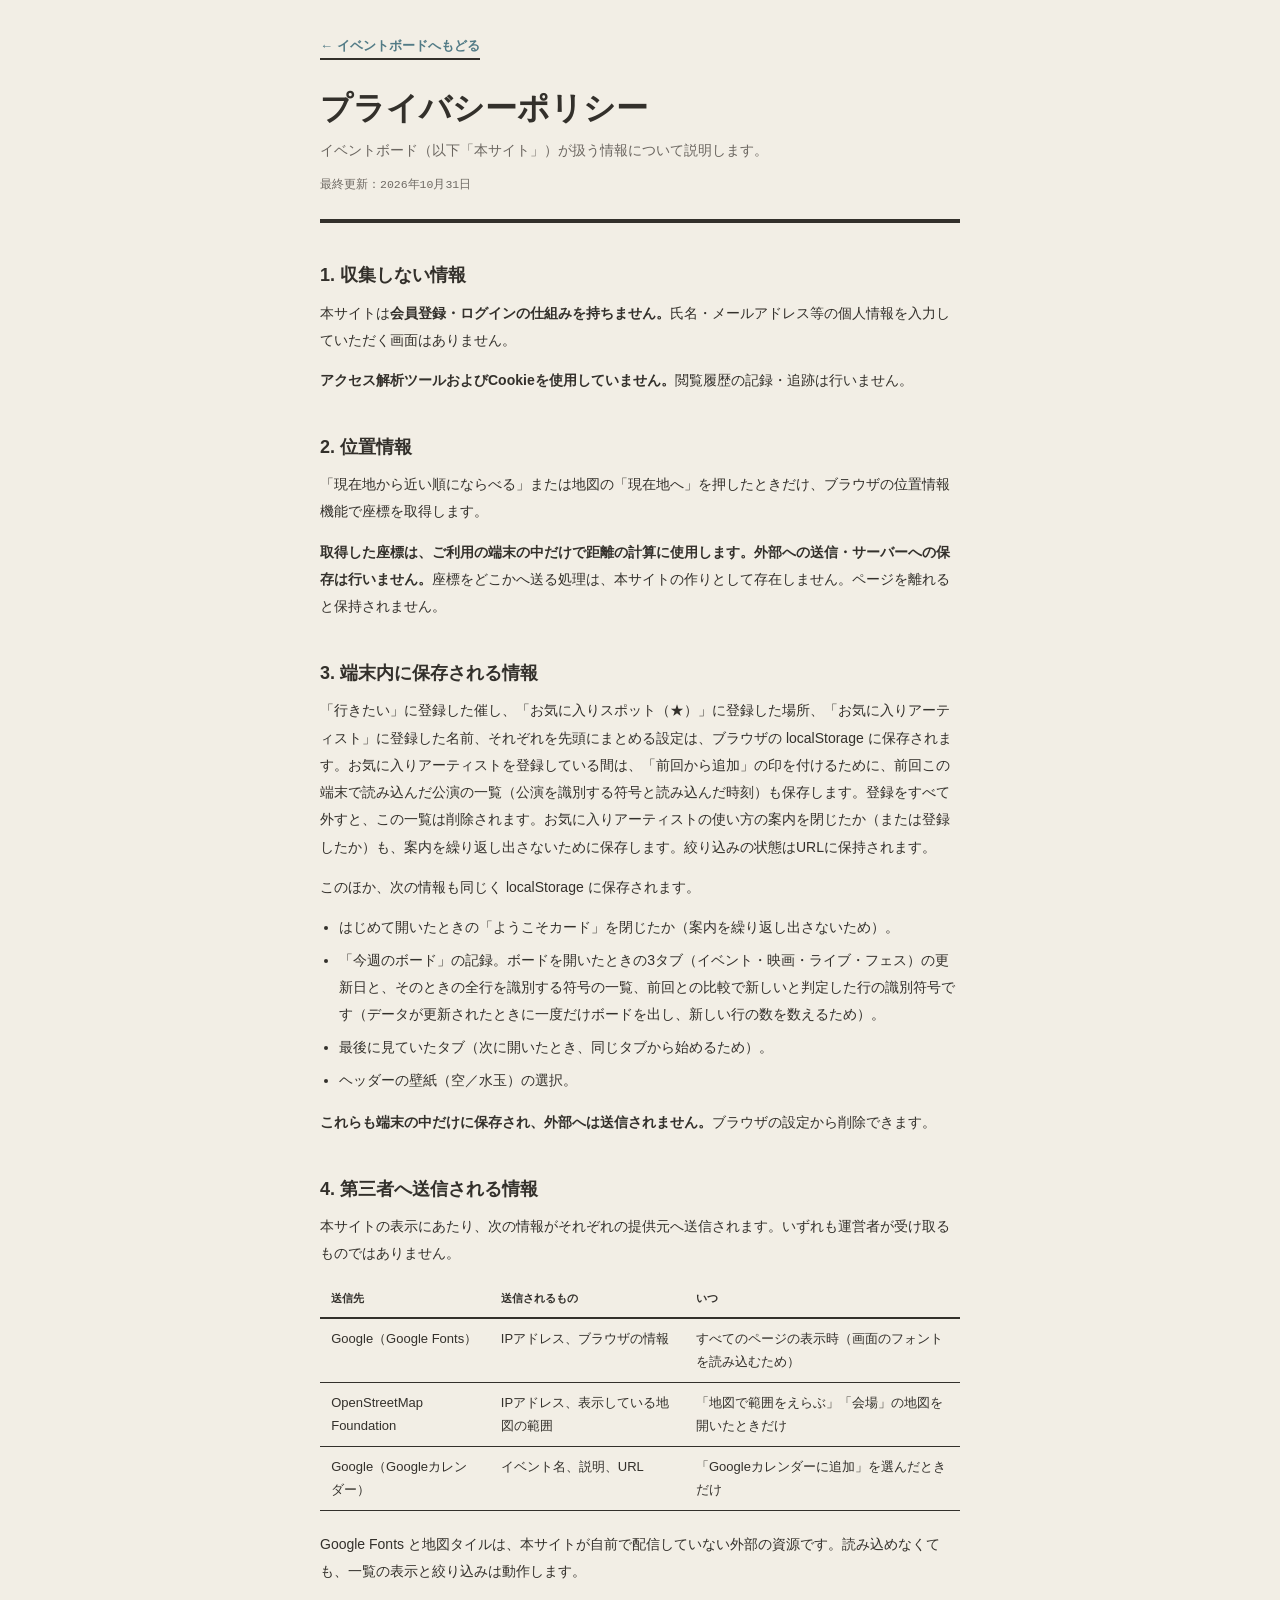
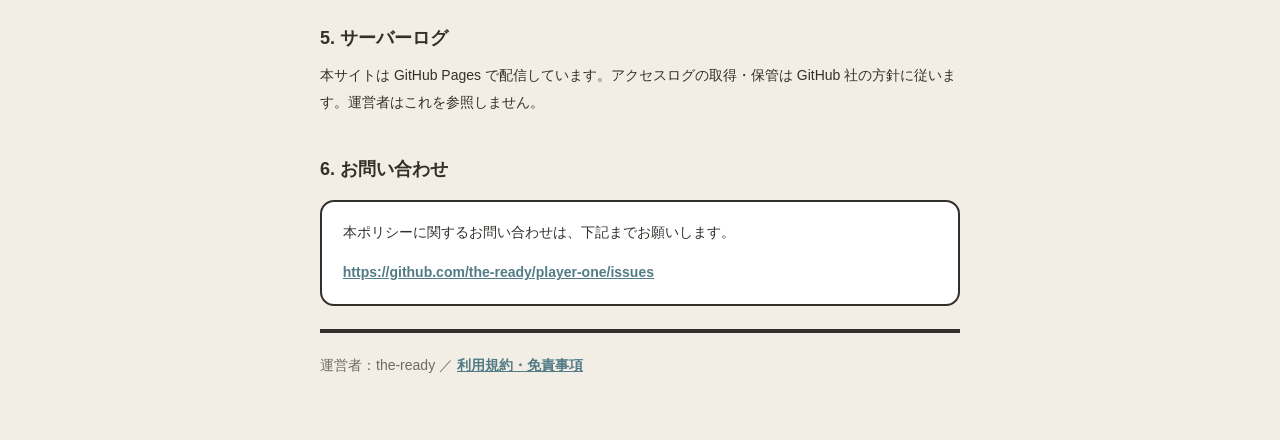
<file: privacy.html>
<!doctype html>
<html lang="ja">
  <head>
    <meta charset="UTF-8" />
    <meta name="color-scheme" content="light" />
    <meta name="viewport" content="width=device-width, initial-scale=1.0" />
    <!-- index.html と同じ制限（理由は index.html の同じ箇所） -->
    <meta
      http-equiv="Content-Security-Policy"
      content="default-src 'self'; script-src 'self'; style-src 'self' 'unsafe-inline' https://fonts.googleapis.com; font-src https://fonts.gstatic.com; img-src 'self' data: https://tile.openstreetmap.org; connect-src 'self'; object-src 'none'; base-uri 'none'; form-action 'none'"
    />
    <title>プライバシーポリシー｜イベントボード</title>
    <meta
      name="description"
      content="イベントボードのプライバシーポリシー。位置情報・お気に入りの扱いと、ページの表示にあたって第三者に送信される情報を記載しています。"
    />
    <meta name="theme-color" content="#F1E6CC" />
    <link rel="icon" type="image/svg+xml" href="assets/favicon.svg" />
    <link rel="icon" href="assets/favicon.ico" sizes="any" />
    <link rel="apple-touch-icon" href="assets/apple-touch-icon.png" />

    <link rel="preconnect" href="https://fonts.googleapis.com" />
    <link rel="preconnect" href="https://fonts.gstatic.com" crossorigin />
    <link
      href="https://fonts.googleapis.com/css2?family=Zen+Maru+Gothic:wght@700;900&family=Zen+Kaku+Gothic+New:wght@400;500;700&family=JetBrains+Mono:wght@400;700&display=swap"
      rel="stylesheet"
    />
    <link rel="stylesheet" href="assets/app.css" />
  </head>
  <body>
    <a class="skip-link" href="#mainContent">本文へスキップ</a>

    <main class="legal" id="mainContent">
      <a class="legal-back" href="./">← イベントボードへもどる</a>

      <h1>プライバシーポリシー</h1>
      <p class="legal-lead">
        イベントボード（以下「本サイト」）が扱う情報について説明します。
      </p>
      <p class="legal-updated">最終更新：2026年10月31日</p>

      <h2>1. 収集しない情報</h2>
      <p>
        本サイトは<strong>会員登録・ログインの仕組みを持ちません。</strong>氏名・メールアドレス等の個人情報を入力していただく画面はありません。
      </p>
      <p>
        <strong>アクセス解析ツールおよびCookieを使用していません。</strong
        >閲覧履歴の記録・追跡は行いません。
      </p>

      <h2>2. 位置情報</h2>
      <p>
        「現在地から近い順にならべる」または地図の「現在地へ」を押したときだけ、ブラウザの位置情報機能で座標を取得します。
      </p>
      <p>
        <strong
          >取得した座標は、ご利用の端末の中だけで距離の計算に使用します。外部への送信・サーバーへの保存は行いません。</strong
        >座標をどこかへ送る処理は、本サイトの作りとして存在しません。ページを離れると保持されません。
      </p>

      <h2>3. 端末内に保存される情報</h2>
      <p>
        「行きたい」に登録した催し、「お気に入りスポット（★）」に登録した場所、「お気に入りアーティスト」に登録した名前、それぞれを先頭にまとめる設定は、ブラウザの
        localStorage
        に保存されます。お気に入りアーティストを登録している間は、「前回から追加」の印を付けるために、前回この端末で読み込んだ公演の一覧（公演を識別する符号と読み込んだ時刻）も保存します。登録をすべて外すと、この一覧は削除されます。お気に入りアーティストの使い方の案内を閉じたか（または登録したか）も、案内を繰り返し出さないために保存します。絞り込みの状態はURLに保持されます。
      </p>
      <p>このほか、次の情報も同じく localStorage に保存されます。</p>
      <ul>
        <li>
          はじめて開いたときの「ようこそカード」を閉じたか（案内を繰り返し出さないため）。
        </li>
        <li>
          「今週のボード」の記録。ボードを開いたときの3タブ（イベント・映画・ライブ・フェス）の更新日と、そのときの全行を識別する符号の一覧、前回との比較で新しいと判定した行の識別符号です（データが更新されたときに一度だけボードを出し、新しい行の数を数えるため）。
        </li>
        <li>最後に見ていたタブ（次に開いたとき、同じタブから始めるため）。</li>
        <li>ヘッダーの壁紙（空／水玉）の選択。</li>
      </ul>
      <p>
        <strong>これらも端末の中だけに保存され、外部へは送信されません。</strong
        >ブラウザの設定から削除できます。
      </p>

      <h2>4. 第三者へ送信される情報</h2>
      <p>
        本サイトの表示にあたり、次の情報がそれぞれの提供元へ送信されます。いずれも運営者が受け取るものではありません。
      </p>
      <div class="legal-table-wrap">
        <table>
          <thead>
            <tr>
              <th>送信先</th>
              <th>送信されるもの</th>
              <th>いつ</th>
            </tr>
          </thead>
          <tbody>
            <tr>
              <td>Google（Google Fonts）</td>
              <td>IPアドレス、ブラウザの情報</td>
              <td>すべてのページの表示時（画面のフォントを読み込むため）</td>
            </tr>
            <tr>
              <td>OpenStreetMap Foundation</td>
              <td>IPアドレス、表示している地図の範囲</td>
              <td>「地図で範囲をえらぶ」「会場」の地図を開いたときだけ</td>
            </tr>
            <tr>
              <td>Google（Googleカレンダー）</td>
              <td>イベント名、説明、URL</td>
              <td>「Googleカレンダーに追加」を選んだときだけ</td>
            </tr>
          </tbody>
        </table>
      </div>
      <p>
        Google Fonts
        と地図タイルは、本サイトが自前で配信していない外部の資源です。読み込めなくても、一覧の表示と絞り込みは動作します。
      </p>

      <h2>5. サーバーログ</h2>
      <p>
        本サイトは GitHub Pages で配信しています。アクセスログの取得・保管は
        GitHub 社の方針に従います。運営者はこれを参照しません。
      </p>

      <h2>6. お問い合わせ</h2>
      <div class="callout">
        <p>本ポリシーに関するお問い合わせは、下記までお願いします。</p>
        <p>
          <a
            href="https://github.com/the-ready/player-one/issues"
            target="_blank"
            rel="noopener noreferrer"
            >https://github.com/the-ready/player-one/issues</a
          >
        </p>
      </div>

      <p class="legal-foot">
        運営者：the-ready ／ <a href="terms.html">利用規約・免責事項</a>
      </p>
    </main>
  </body>
</html>
</file>
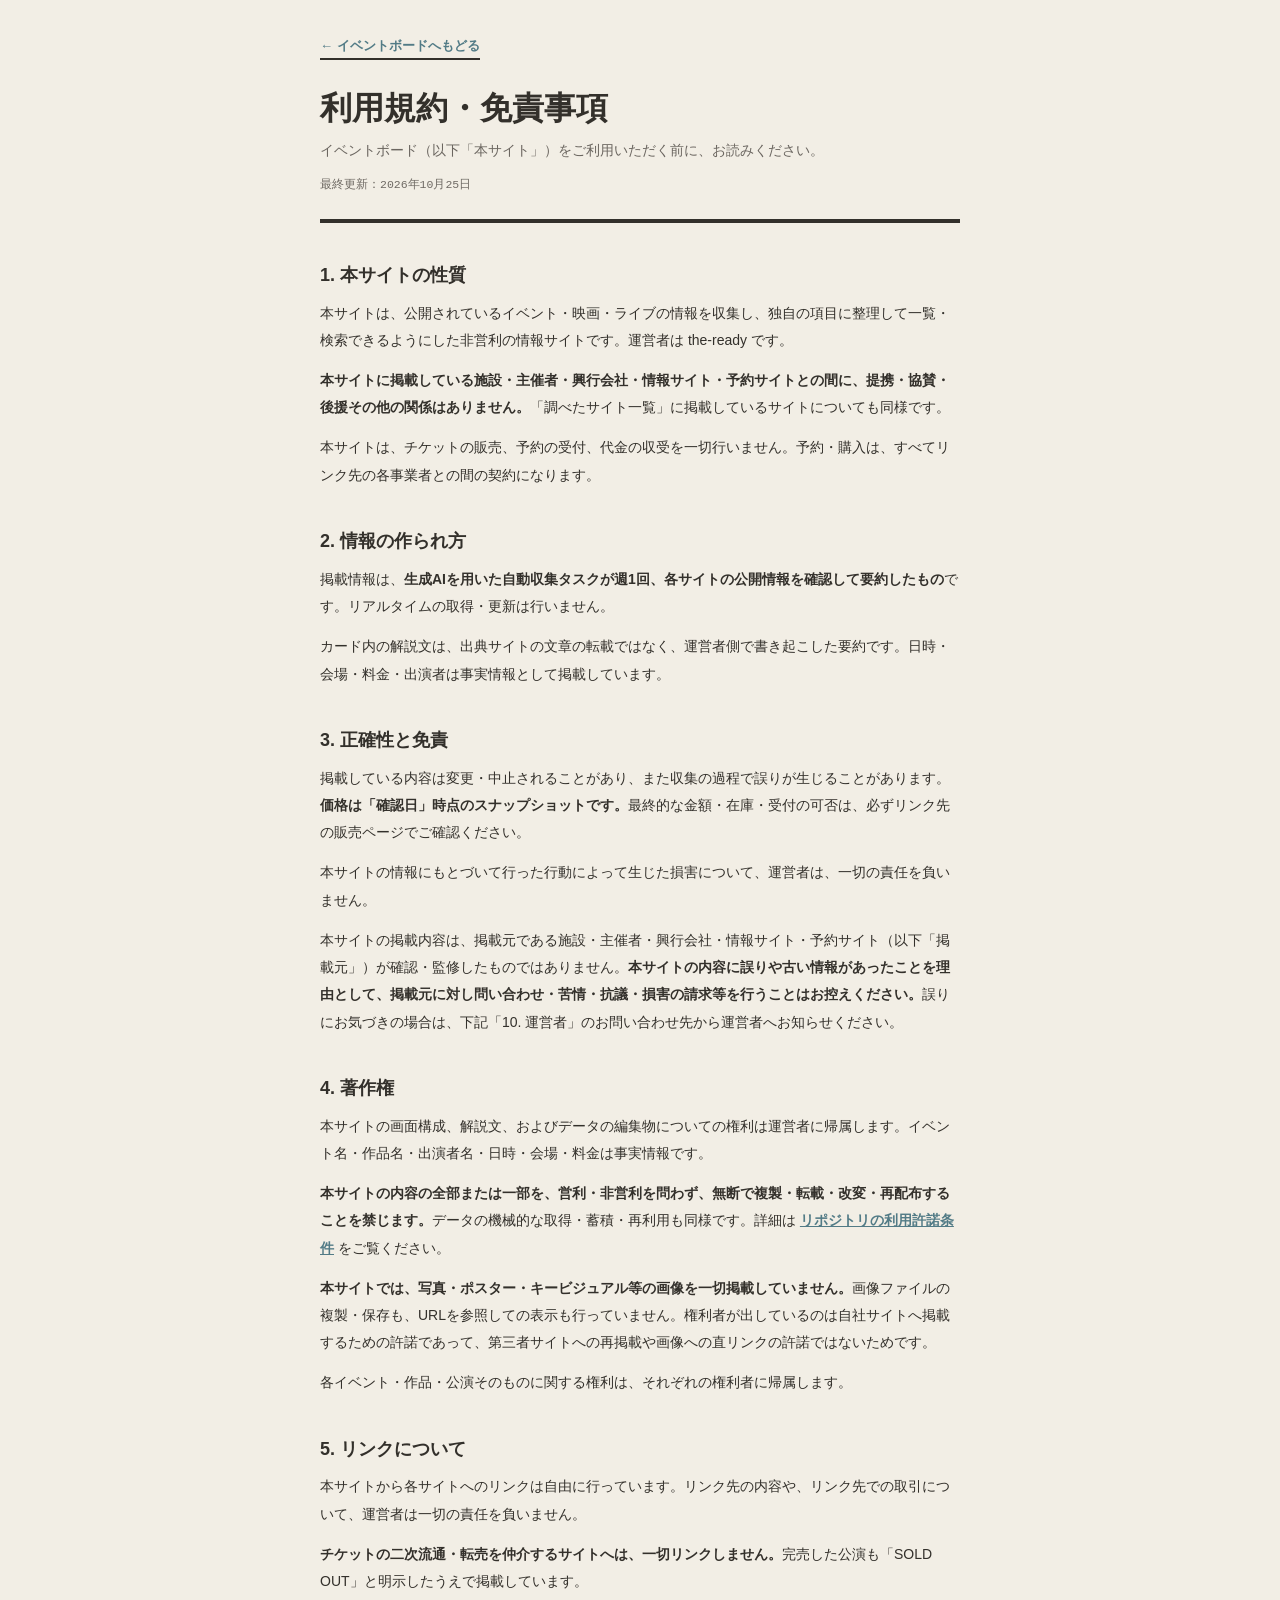
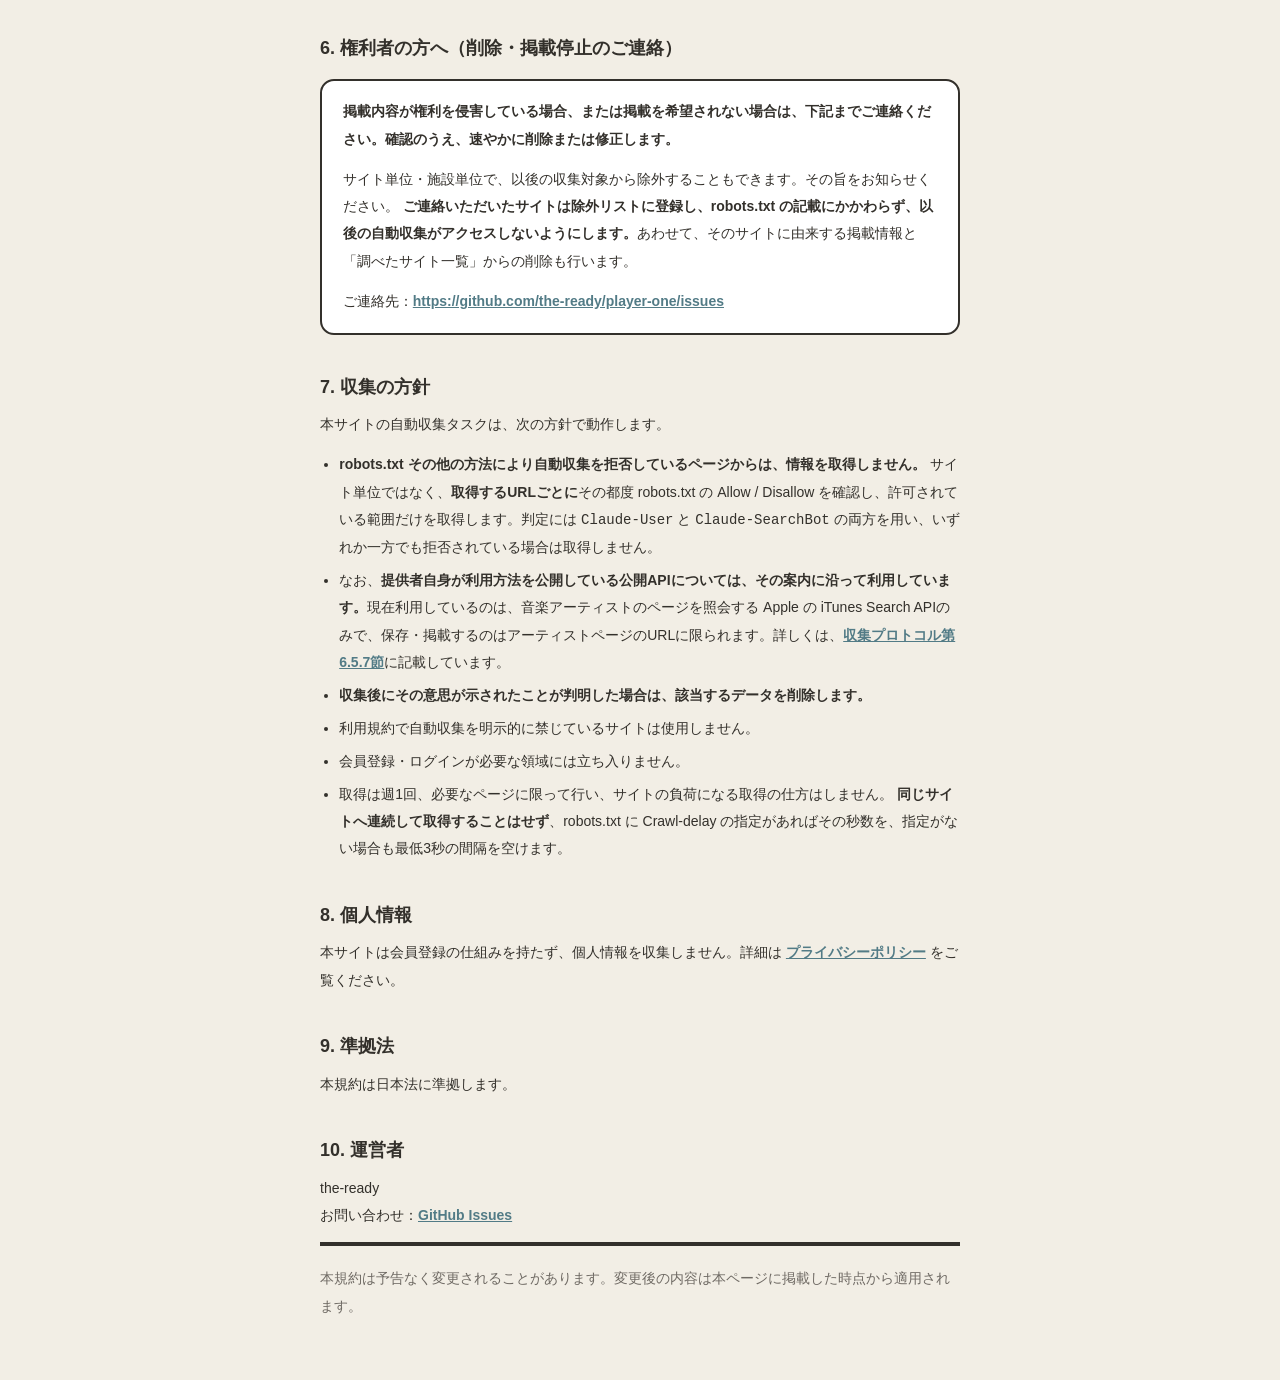
<file: terms.html>
<!doctype html>
<html lang="ja">
  <head>
    <meta charset="UTF-8" />
    <meta name="color-scheme" content="light" />
    <meta name="viewport" content="width=device-width, initial-scale=1.0" />
    <!-- index.html と同じ制限（理由は index.html の同じ箇所） -->
    <meta
      http-equiv="Content-Security-Policy"
      content="default-src 'self'; script-src 'self'; style-src 'self' 'unsafe-inline' https://fonts.googleapis.com; font-src https://fonts.gstatic.com; img-src 'self' data: https://tile.openstreetmap.org; connect-src 'self'; object-src 'none'; base-uri 'none'; form-action 'none'"
    />
    <title>利用規約・免責事項｜イベントボード</title>
    <meta
      name="description"
      content="イベントボードの利用規約・免責事項。情報の作られ方、著作権、権利者からの削除・掲載停止のご連絡先、収集の方針を記載しています。"
    />
    <meta name="theme-color" content="#F1E6CC" />
    <link rel="icon" type="image/svg+xml" href="assets/favicon.svg" />
    <link rel="icon" href="assets/favicon.ico" sizes="any" />
    <link rel="apple-touch-icon" href="assets/apple-touch-icon.png" />

    <link rel="preconnect" href="https://fonts.googleapis.com" />
    <link rel="preconnect" href="https://fonts.gstatic.com" crossorigin />
    <link
      href="https://fonts.googleapis.com/css2?family=Zen+Maru+Gothic:wght@700;900&family=Zen+Kaku+Gothic+New:wght@400;500;700&family=JetBrains+Mono:wght@400;700&display=swap"
      rel="stylesheet"
    />
    <link rel="stylesheet" href="assets/app.css" />
  </head>
  <body>
    <a class="skip-link" href="#mainContent">本文へスキップ</a>

    <main class="legal" id="mainContent">
      <a class="legal-back" href="./">← イベントボードへもどる</a>

      <h1>利用規約・免責事項</h1>
      <p class="legal-lead">
        イベントボード（以下「本サイト」）をご利用いただく前に、お読みください。
      </p>
      <p class="legal-updated">最終更新：2026年10月25日</p>

      <h2>1. 本サイトの性質</h2>
      <p>
        本サイトは、公開されているイベント・映画・ライブの情報を収集し、独自の項目に整理して一覧・検索できるようにした非営利の情報サイトです。運営者は
        the-ready です。
      </p>
      <p>
        <strong
          >本サイトに掲載している施設・主催者・興行会社・情報サイト・予約サイトとの間に、提携・協賛・後援その他の関係はありません。</strong
        >「調べたサイト一覧」に掲載しているサイトについても同様です。
      </p>
      <p>
        本サイトは、チケットの販売、予約の受付、代金の収受を一切行いません。予約・購入は、すべてリンク先の各事業者との間の契約になります。
      </p>

      <h2>2. 情報の作られ方</h2>
      <p>
        掲載情報は、<strong>生成AIを用いた自動収集タスクが週1回、各サイトの公開情報を確認して要約したもの</strong>です。リアルタイムの取得・更新は行いません。
      </p>
      <p>
        カード内の解説文は、出典サイトの文章の転載ではなく、運営者側で書き起こした要約です。日時・会場・料金・出演者は事実情報として掲載しています。
      </p>

      <h2>3. 正確性と免責</h2>
      <p>
        掲載している内容は変更・中止されることがあり、また収集の過程で誤りが生じることがあります。<strong>価格は「確認日」時点のスナップショットです。</strong>最終的な金額・在庫・受付の可否は、必ずリンク先の販売ページでご確認ください。
      </p>
      <p>
        本サイトの情報にもとづいて行った行動によって生じた損害について、運営者は、一切の責任を負いません。
      </p>
      <p>
        本サイトの掲載内容は、掲載元である施設・主催者・興行会社・情報サイト・予約サイト（以下「掲載元」）が確認・監修したものではありません。<strong>本サイトの内容に誤りや古い情報があったことを理由として、掲載元に対し問い合わせ・苦情・抗議・損害の請求等を行うことはお控えください。</strong>誤りにお気づきの場合は、下記「10. 運営者」のお問い合わせ先から運営者へお知らせください。
      </p>

      <h2>4. 著作権</h2>
      <p>
        本サイトの画面構成、解説文、およびデータの編集物についての権利は運営者に帰属します。イベント名・作品名・出演者名・日時・会場・料金は事実情報です。
      </p>
      <p>
        <strong
          >本サイトの内容の全部または一部を、営利・非営利を問わず、無断で複製・転載・改変・再配布することを禁じます。</strong
        >データの機械的な取得・蓄積・再利用も同様です。詳細は
        <a
          href="https://github.com/the-ready/player-one/blob/main/LICENSE"
          target="_blank"
          rel="noopener noreferrer"
          >リポジトリの利用許諾条件</a
        >
        をご覧ください。
      </p>
      <p>
        <strong
          >本サイトでは、写真・ポスター・キービジュアル等の画像を一切掲載していません。</strong
        >画像ファイルの複製・保存も、URLを参照しての表示も行っていません。権利者が出しているのは自社サイトへ掲載するための許諾であって、第三者サイトへの再掲載や画像への直リンクの許諾ではないためです。
      </p>
      <p>
        各イベント・作品・公演そのものに関する権利は、それぞれの権利者に帰属します。
      </p>

      <h2>5. リンクについて</h2>
      <p>
        本サイトから各サイトへのリンクは自由に行っています。リンク先の内容や、リンク先での取引について、運営者は一切の責任を負いません。
      </p>
      <p>
        <strong
          >チケットの二次流通・転売を仲介するサイトへは、一切リンクしません。</strong
        >完売した公演も「SOLD OUT」と明示したうえで掲載しています。
      </p>

      <h2 id="rights">6. 権利者の方へ（削除・掲載停止のご連絡）</h2>
      <div class="callout">
        <p>
          <strong
            >掲載内容が権利を侵害している場合、または掲載を希望されない場合は、下記までご連絡ください。確認のうえ、速やかに削除または修正します。</strong
          >
        </p>
        <p>
          サイト単位・施設単位で、以後の収集対象から除外することもできます。その旨をお知らせください。
          <strong
            >ご連絡いただいたサイトは除外リストに登録し、robots.txt
            の記載にかかわらず、以後の自動収集がアクセスしないようにします。</strong
          >あわせて、そのサイトに由来する掲載情報と「調べたサイト一覧」からの削除も行います。
        </p>
        <p>
          ご連絡先：<a
            href="https://github.com/the-ready/player-one/issues"
            target="_blank"
            rel="noopener noreferrer"
            >https://github.com/the-ready/player-one/issues</a
          >
        </p>
      </div>

      <h2>7. 収集の方針</h2>
      <p>本サイトの自動収集タスクは、次の方針で動作します。</p>
      <ul>
        <li>
          <strong
            >robots.txt
            その他の方法により自動収集を拒否しているページからは、情報を取得しません。</strong
          >
          サイト単位ではなく、<strong>取得するURLごとに</strong>その都度
          robots.txt の Allow / Disallow
          を確認し、許可されている範囲だけを取得します。判定には
          <code>Claude-User</code> と <code>Claude-SearchBot</code>
          の両方を用い、いずれか一方でも拒否されている場合は取得しません。
        </li>
        <li>
          なお、<strong>提供者自身が利用方法を公開している公開APIについては、その案内に沿って利用しています。</strong>現在利用しているのは、音楽アーティストのページを照会する
          Apple の iTunes Search
          APIのみで、保存・掲載するのはアーティストページのURLに限られます。詳しくは、<a
            href="https://github.com/the-ready/player-one/blob/main/docs/COLLECTION-PROTOCOL.md"
            target="_blank"
            rel="noopener noreferrer"
            >収集プロトコル第6.5.7節</a
          >に記載しています。
        </li>
        <li>
          <strong
            >収集後にその意思が示されたことが判明した場合は、該当するデータを削除します。</strong
          >
        </li>
        <li>利用規約で自動収集を明示的に禁じているサイトは使用しません。</li>
        <li>会員登録・ログインが必要な領域には立ち入りません。</li>
        <li>
          取得は週1回、必要なページに限って行い、サイトの負荷になる取得の仕方はしません。
          <strong>同じサイトへ連続して取得することはせず</strong>、robots.txt に
          Crawl-delay
          の指定があればその秒数を、指定がない場合も最低3秒の間隔を空けます。
        </li>
      </ul>

      <h2>8. 個人情報</h2>
      <p>
        本サイトは会員登録の仕組みを持たず、個人情報を収集しません。詳細は
        <a href="privacy.html">プライバシーポリシー</a> をご覧ください。
      </p>

      <h2>9. 準拠法</h2>
      <p>本規約は日本法に準拠します。</p>

      <h2>10. 運営者</h2>
      <p>
        the-ready<br />
        お問い合わせ：<a
          href="https://github.com/the-ready/player-one/issues"
          target="_blank"
          rel="noopener noreferrer"
          >GitHub Issues</a
        >
      </p>

      <p class="legal-foot">
        本規約は予告なく変更されることがあります。変更後の内容は本ページに掲載した時点から適用されます。
      </p>
    </main>
  </body>
</html>
</file>
<file: assets/app.css>
/* イベントボード。
   以前は index.html にインラインで持っていたが、1ファイルに CSS 666行と JS 2,290行が
   同居していて、1行直すだけで173KBのファイルが差分に載る状態だった。
   役割ごとに分けて、ブラウザのキャッシュ粒度もレビューの単位もそろえる。 */

:root {
  color-scheme: light;
  --ink: #33302b;
  --paper: #f2eee5;
  --card: #ffffff;
  /* 色つきの塗り（タグ・ボタン）の上の文字。夜のカードでは淡い塗りに合わせて濃い色になる */
  --on-accent: #ffffff;
  /* 操作部品（ボタン・チップ・入力欄）の塗りと、ポップアップ・シートの地。空モードでは時間帯の色になる */
  --surface: #ffffff;
  --sheet: #ffffff;
  /* 色のない状態バッジ（終了・通年など）の地。夜の暗い面では暗い灰藍に差し替える */
  --neutral-bg: #efeff2;
  --neutral-bg-2: #e6e6ea;
  --line: #33302b;
  --text: #33302b;
  --text-soft: #6b6660;
  --text-faint: #6f6a64;
  --pink: #b3566e;
  --pink-tint: #f0dfe3;
  --sunny: #906d2c;
  --sunny-tint: #f1e6cc;
  --sky: #527b86;
  --sky-tint: #e1eaec;
  --grape: #7b6b9b;
  --grape-tint: #e8e3ef;
  --lime: #637a55;
  --lime-tint: #e4eae0;
  --tangerine: #a36644;
  --tangerine-tint: #f0e1d5;
  --coral: #ac6058;
  --coral-tint: #efdedc;
  --teal: #4b7e72;
  --teal-tint: #deeae7;
  /* 駐車場（P）の標識の青。道路標識の「P」に寄せ、既存の8色と別のものとして見分けさせる。
     白地の文字・--sign-tint 地の文字のどちらでも本文の基準（4.5:1）を満たす。 */
  --sign: #1f5a9e;
  --sign-tint: #e2ebf6;
  --font-display: "Zen Maru Gothic", sans-serif;
  --font-body: "Zen Kaku Gothic New", sans-serif;
  --font-mono: "JetBrains Mono", monospace;
  /* 最小文字サイズ。日本語は同じptでもラテン文字より潰れるので、
     ラベル・タグ類も11pxを下限にする（以前は9.5〜10pxが混在していた）。 */
  --fs-tag: 11px;
}
/* ダークモード用の上書きは持たない。:root と <meta name="color-scheme"> の
   両方で light を宣言しているため、OSがダークでもUAはライトのまま描画する。 */
* {
  box-sizing: border-box;
}
html,
body {
  margin: 0;
  padding: 0;
  overflow-anchor: none;
}
body {
  background: var(--paper);
  color: var(--text);
  font-family: var(--font-body);
  line-height: 1.6;
  -webkit-font-smoothing: antialiased;
}
a {
  color: inherit;
}
/* ブラウザ既定の button は text-align:center を持つため、地の文と混ぜて
   使う .place-link のようなボタンは、折り返した2行目だけが中央寄せに
   見えてしまう（1行に収まっている間は気づかない）。ボタン全種類で
   まとめて打ち消し、個々のボタンごとに直し忘れる再発を防ぐ。 */
button {
  font-family: inherit;
  cursor: pointer;
  text-align: left;
}
::selection {
  background: var(--pink);
  color: #fff;
}

/* ---------- フォーカス表示 ----------
   以前は :focus-visible のスタイルが1つも無く、検索欄では outline:none で
   フォーカスリングを消したうえ、代替が「右下にずれた影」だけだった。
   白い面にもインク色の面にも見えるよう、白＋インクの二重リングにする
   （選択中のチップは背景がインク色なので、単色のリングだと片方で消える）。
   ボタンやタブは自前の box-shadow（右下にずらした影）を持つので、!important で
   リングを優先する。優先しないと外側のインクのリングが消え、白い縁取りだけが
   淡い地に溶けて、昼・朝・夕のフォーカスが見えなくなる（WCAG 2.2 の 1.4.11）。 */
:focus-visible {
  outline: 3px solid #fff;
  outline-offset: 0;
  box-shadow: 0 0 0 6px var(--ink) !important;
  border-radius: inherit;
}
/* 入力欄の案内文字。ブラウザ既定の灰色（#757575）は淡い地で 4.5:1 に届かないので、
   補助の文字色にそろえる（Firefox は既定で透明度も下げるので 1 にする） */
::placeholder {
  color: var(--text-soft);
  opacity: 1;
}
/* マウス操作では出さない（クリックのたびにリングが出るのを避ける） */
:focus:not(:focus-visible) {
  outline: none;
}

.skip-link {
  position: absolute;
  left: 0.6rem;
  top: -100px;
  z-index: 100;
  background: var(--ink);
  color: #fff;
  padding: 0.7rem 1.1rem;
  border-radius: 0 0 12px 12px;
  font-weight: 700;
  font-size: 14px;
  text-decoration: none;
  transition: top 0.15s;
}
.skip-link:focus {
  top: 0;
}

/* ---------- header ---------- */
header.pop-header {
  position: relative;
  overflow: hidden;
  background: var(--sunny-tint);
  border-bottom: 4px solid var(--ink);
  padding: 2.6rem clamp(1rem, 4vw, 3rem) 2.2rem;
}
.blob {
  position: absolute;
  border-radius: 50%;
  opacity: 0.35;
  z-index: 0;
}
.b1 {
  width: 120px;
  height: 120px;
  background: var(--pink);
  top: -40px;
  right: 8%;
}
.b2 {
  width: 70px;
  height: 70px;
  background: var(--sky);
  bottom: -20px;
  right: 22%;
}
.b3 {
  width: 46px;
  height: 46px;
  background: var(--grape);
  top: 20px;
  right: 38%;
}
.b4 {
  width: 36px;
  height: 36px;
  background: var(--lime);
  bottom: 10px;
  left: 6%;
}
.header-inner {
  position: relative;
  z-index: 1;
  max-width: 1100px;
  margin: 0 auto;
}
.kicker-pop {
  display: inline-block;
  font-family: var(--font-mono);
  font-size: 11px;
  font-weight: 700;
  letter-spacing: 0.1em;
  background: var(--ink);
  color: #fff;
  padding: 0.3rem 0.7rem;
  border-radius: 999px;
  margin-bottom: 0.7rem;
}
h1.pop-title {
  font-family: var(--font-display);
  font-weight: 900;
  font-size: clamp(30px, 6vw, 52px);
  margin: 0 0 0.5rem;
  color: var(--ink);
  text-shadow: 3px 3px 0 var(--pink-tint);
  letter-spacing: 0.01em;
}
.pop-sub {
  font-size: 14px;
  color: #3a3a2e;
  max-width: 42em;
  margin: 0 0 1.1rem;
  font-weight: 500;
}
/* 背景が --sunny-tint なので --text-faint ではコントラスト比が4.5:1に届かない。
   1段濃い --text-soft（4.58:1）を使う。 */
.pop-disclaimer {
  font-size: 11px;
  color: var(--text-soft);
  max-width: 42em;
  margin: -0.7rem 0 1.1rem;
}
.stat-chips {
  display: flex;
  flex-wrap: wrap;
  gap: 0.6rem;
  align-items: center;
}
/* .tab-chip は押せるので min-height 44px を確保する。隣に並ぶ .stat-chip も
   今は押せる（今週のボードを開く。末尾の › はそのしるし）ので、同じ寸法にそろえる。 */
.stat-chip {
  display: inline-flex;
  align-items: center;
  column-gap: 0.4em;
  min-height: 44px;
  background: var(--surface);
  border: 3px solid var(--ink);
  border-radius: 999px;
  padding: 0.4rem 1rem;
  font-family: var(--font-mono);
  font-size: 12.5px;
  font-weight: 700;
  box-shadow: 3px 3px 0 var(--ink);
}
.stat-chip b {
  color: var(--pink);
  font-size: 15px;
}
.tab-group {
  display: flex;
  flex-wrap: wrap;
  gap: 0.6rem;
}
.tab-chip {
  display: inline-flex;
  align-items: center;
  min-height: 44px;
  background: var(--surface);
  border: 3px solid var(--ink);
  border-radius: 999px;
  color: var(--ink);
  padding: 0.4rem 1rem;
  font-family: var(--font-mono);
  font-size: 12.5px;
  font-weight: 700;
  box-shadow: 3px 3px 0 var(--ink);
  cursor: pointer;
}
.tab-chip[aria-selected="true"] {
  background: var(--ink);
  color: #fff;
}
/* 持ち越される条件（検索語・日程・エリア・チップ）がある間だけ出す件数バッジ。「押しても0件だった」の逆——他のタブにも
   当たりがあることを、タブを開き直さずに気づけるようにする（設計書 第4.2.2節）。 */
.tab-count {
  display: inline-flex;
  align-items: center;
  justify-content: center;
  min-width: 1.3em;
  height: 1.3em;
  margin-left: 0.5em;
  padding: 0 0.35em;
  border-radius: 999px;
  background: var(--pink);
  color: #fff;
  font-size: 11px;
  font-weight: 700;
}
.tab-chip[aria-selected="true"] .tab-count {
  background: #fff;
  color: var(--ink);
}
/* [hidden] とクラスの詳細度が同じ(0,1,0)だと、後にカスケードされる上の
   display:inline-flex が必ず勝ち、hidden 属性を付けても消えない
   （検索語が空でも空の丸だけが出続ける不具合になっていた）。
   属性セレクタを重ねて詳細度(0,2,0)を上げ、確実に勝たせる。 */
.tab-count[hidden] {
  display: none;
}
.offline-note {
  margin: 0.7rem 0 0;
  padding: 0.5rem 0.8rem;
  border: 2px solid var(--ink);
  border-radius: 12px;
  background: var(--sky-tint);
  font-size: 12px;
  font-weight: 700;
  max-width: 42em;
}

/* ---------- ヘッダーの壁紙（dynamic） ----------
   明石の実際の太陽・月の位置を、端末の時計から毎分1回だけ描き直す
   （requestAnimationFrame のループは持たない）。
   位置はすべて % 指定で、ヘッダーの高さ・幅が変わっても比率で追従する。
   数式・雲や月のかたち・可読性の仕組みは assets/js/wallpaper.js 側にある。

   雲・星は太陽高度をキーにした色を @property 登録した custom property で
   持つ。素の custom property は補間されず、時間帯が変わる瞬間に
   パッと切り替わってしまうため。 */
@property --wp-sky-top {
  syntax: "<color>";
  inherits: true;
  initial-value: #a9d0e2;
}
@property --wp-sky-mid {
  syntax: "<color>";
  inherits: true;
  initial-value: #d5e5e2;
}
@property --wp-sky-bot {
  syntax: "<color>";
  inherits: true;
  initial-value: #f3ecd9;
}
@property --wp-haze {
  syntax: "<color>";
  inherits: true;
  initial-value: #f7d9ae;
}
@property --wp-cloud-fill {
  syntax: "<color>";
  inherits: true;
  initial-value: #ffffff;
}
@property --wp-cloud-line {
  syntax: "<color>";
  inherits: true;
  initial-value: #33302b;
}
@property --wp-cloud-shade {
  syntax: "<color>";
  inherits: true;
  initial-value: #e7e0d2;
}
@property --wp-glow {
  syntax: "<color>";
  inherits: true;
  initial-value: #ffd98a;
}

header.pop-header.wp-on {
  background: transparent;
  /* 文字色は空の明るさで切り替える。JSが .wp-night を付け外しする。 */
  transition: color 0.8s linear;
}
.wp {
  position: absolute;
  inset: 0;
  z-index: 0;
  overflow: hidden;
  pointer-events: none;
  transition:
    --wp-sky-top 1.4s linear,
    --wp-sky-mid 1.4s linear,
    --wp-sky-bot 1.4s linear,
    --wp-haze 1.4s linear,
    --wp-cloud-fill 1.4s linear,
    --wp-cloud-line 1.4s linear,
    --wp-cloud-shade 1.4s linear,
    --wp-glow 1.4s linear;
}

.wp-sky {
  position: absolute;
  inset: 0;
  /* 真下向き（180deg）にする。少し傾けると絵に動きが出るが、
     空の明るい側が太陽と無関係に決まってしまい、
     日の出前なのに西が明るい、という嘘になる。
     左右の偏りは下の .wp-haze が太陽のx座標から作る。 */
  background: linear-gradient(
    180deg,
    var(--wp-sky-top) 0%,
    var(--wp-sky-mid) 52%,
    var(--wp-sky-bot) 100%
  );
}
/* 太陽の側の地平が暖かくなる。日の出前・日の入り後もしばらく残す
   （空が白むのは太陽が昇る前から）。 */
.wp-haze {
  position: absolute;
  left: 0;
  right: 0;
  bottom: -10%;
  height: 85%;
  background: radial-gradient(
    70% 120% at var(--wp-sun-x, 50%) 100%,
    var(--wp-haze) 0%,
    transparent 72%
  );
  opacity: var(--wp-haze-a, 0);
  transition: opacity 1.4s linear;
}

/* ---- 星 ---- */
.wp-stars {
  position: absolute;
  inset: 0;
  opacity: var(--wp-star-a, 0);
  transition: opacity 1.6s linear;
}
.star {
  position: absolute;
  border-radius: 50%;
  background: var(--c, #fffaf0);
  transform: translate(-50%, -50%);
  transition: opacity 0.9s linear;
}
.star.tw {
  animation: twinkle var(--dur, 4s) ease-in-out var(--dly, 0s) infinite
    alternate;
}
@keyframes twinkle {
  from {
    opacity: 0.28;
  }
  to {
    opacity: 1;
  }
}
.sparkle {
  position: absolute;
  transform: translate(-50%, -50%);
  transition: opacity 0.9s linear;
}
.sparkle.tw {
  animation: twinkle var(--dur, 5s) ease-in-out var(--dly, 0s) infinite
    alternate;
}

/* ---- 太陽・月 ---- */
.wp-glow-l {
  position: absolute;
  left: var(--wp-sun-x, 50%);
  top: var(--wp-sun-y, 50%);
  width: calc(var(--wp-orb) * 6.5);
  height: calc(var(--wp-orb) * 6.5);
  transform: translate(-50%, -50%);
  background: radial-gradient(circle, var(--wp-glow) 0%, transparent 60%);
  opacity: var(--wp-sun-glow-a, 0);
  transition:
    opacity 1.4s linear,
    left 1.4s linear,
    top 1.4s linear;
  animation: breathe 11s ease-in-out infinite alternate;
}
@keyframes breathe {
  from {
    transform: translate(-50%, -50%) scale(1);
  }
  to {
    transform: translate(-50%, -50%) scale(1.06);
  }
}
.wp-sun {
  position: absolute;
  width: var(--wp-orb);
  height: var(--wp-orb);
  transform: translate(-50%, -50%);
  overflow: visible;
  transition:
    left 1.4s linear,
    top 1.4s linear,
    opacity 1.2s linear;
}
/* 月は太陽よりわずかに小さく描く。実際の視直径はほぼ同じだが、
   同じ大きさだと夜の空では月のほうが大きく見えてしまう。 */
.wp-moon {
  position: absolute;
  width: calc(var(--wp-orb) * 0.84);
  height: calc(var(--wp-orb) * 0.84);
  transform: translate(-50%, -50%);
  overflow: visible;
  transition:
    left 1.4s linear,
    top 1.4s linear,
    opacity 1.2s linear;
}
.wp-sun {
  left: var(--wp-sun-x, 50%);
  top: var(--wp-sun-y, 120%);
  opacity: var(--wp-sun-a, 0);
}
.wp-moon {
  left: var(--wp-moon-x, 50%);
  top: var(--wp-moon-y, 120%);
  opacity: var(--wp-moon-a, 0);
}
.wp-moon-glow {
  position: absolute;
  left: var(--wp-moon-x, 50%);
  top: var(--wp-moon-y, 120%);
  width: calc(var(--wp-orb) * 2.6);
  height: calc(var(--wp-orb) * 2.6);
  transform: translate(-50%, -50%);
  background: radial-gradient(
    circle,
    rgba(226, 232, 255, 0.34) 0%,
    rgba(226, 232, 255, 0.1) 42%,
    transparent 68%
  );
  opacity: var(--wp-moon-a, 0);
  transition:
    opacity 1.2s linear,
    left 1.4s linear,
    top 1.4s linear;
}

/* ---- 雲 ---- */
.wp-clouds {
  position: absolute;
  inset: 0;
}
.cloud {
  position: absolute;
  transform: translate(-50%, -50%);
  will-change: transform;
}
.cloud > svg {
  display: block;
  overflow: visible;
  animation: drift var(--dur, 160s) ease-in-out var(--dly, 0s) infinite
    alternate;
}
@keyframes drift {
  from {
    transform: translateX(calc(var(--amp, 16px) * -1));
  }
  to {
    transform: translateX(var(--amp, 16px));
  }
}

/* ---- 文字の下の霞 ----
   太陽は仕様どおり左下→中央上→右下を通るので、午前中は必ず見出しの上を
   横切る。空の色も時間で動く以上、文字色だけで可読性を担保するのは無理がある。
   昼用と夜用を重ねてクロスフェードしているのは、background-image が
   transition できないため（色を1枚で補間すると薄明で中間色になって一番読みにくい）。 */
.wp-veil {
  position: absolute;
  inset: 0;
  transition: opacity 0.9s linear;
}
.wp-veil-night {
  opacity: 0;
}
/* 弧はヘッダー全体を使う（全面レイアウト）。文字は幅の半分弱まで伸びるので、
   横方向に一様な覆いをかける。左側だけを濃く覆う方式は、日の出の輝きが
   ある側だけが塗り潰されて手つかずの反対側が明るく残り、光源の向きが
   反転して見えた（実測で右が左の8.8倍）。一様にすれば全体が同じ割合で
   沈むので、空の明暗差＝太陽の方向は保たれる。濃さで足りないぶんは
   天体側を hazeOverText() で薄めて補う。 */
.wp-veil-day {
  background: rgba(
    var(--wp-veil-day-rgb, 248, 244, 234),
    var(--wp-veil-flat-a, 0.4)
  );
}
.wp-veil-night {
  background: rgba(
    var(--wp-veil-night-rgb, 13, 18, 38),
    var(--wp-veil-flat-a, 0.4)
  );
}
header.pop-header.wp-night .wp-veil-day {
  opacity: 0;
}
header.pop-header.wp-night .wp-veil-night {
  opacity: 1;
}
/* 夜の地明かり。日本の夜空は真っ黒にならない。下端をほんのり暖かくすると
   「暗くした昼」ではなく「夜」に見える。 */
.wp-citylight {
  position: absolute;
  left: 0;
  right: 0;
  bottom: 0;
  height: 36%;
  background: linear-gradient(
    0deg,
    rgba(255, 176, 106, 0.17) 0%,
    rgba(255, 176, 106, 0) 100%
  );
  /* 星と同じ変数で出すと、真夜中まで満照のままになる（消し残った街明かり）。
     日没直後の残照と、一晩じゅう残る街明かりは別物なので、別の変数で出す。 */
  opacity: var(--wp-city-a, 0);
  transition: opacity 1.6s linear;
}

/* 紙の粒。グラデーションのバンディングを隠しつつ、サイトの刷り物っぽさに寄せる。 */
.wp-grain {
  position: absolute;
  inset: 0;
  opacity: 0.055;
  mix-blend-mode: multiply;
  background-image: url("data:image/svg+xml;utf8,%3Csvg xmlns='http://www.w3.org/2000/svg' width='140' height='140'%3E%3Cfilter id='n'%3E%3CfeTurbulence type='fractalNoise' baseFrequency='0.9' numOctaves='3'/%3E%3C/filter%3E%3Crect width='140' height='140' filter='url(%23n)'/%3E%3C/svg%3E");
}

/* ---- 夜の文字色 ---- */
/* 空は --sunny-tint より少し暗いので、既存の --text-soft(#6b6660) だと
   注記(11px)が4.3:1あたりまで落ちる。dynamic のときだけ1段濃くする。 */
header.pop-header.wp-on .pop-disclaimer {
  color: #4f4a43;
}
header.pop-header.wp-night h1.pop-title {
  color: #fbf5e6;
  text-shadow: 3px 3px 0 #4b3f7a;
}
header.pop-header.wp-night .pop-sub {
  color: #ece5d6;
}
header.pop-header.wp-night .pop-disclaimer {
  color: #c9c2d6;
}
header.pop-header.wp-night .kicker-pop {
  background: #fbf5e6;
  color: #2a2f52;
}
header.pop-header.wp-night .stat-chip,
header.pop-header.wp-night .tab-chip,
header.pop-header.wp-night .wp-toggle {
  border-color: #2a2f52;
  box-shadow:
    3px 3px 0 #2a2f52,
    0 0 0 1.5px rgba(251, 245, 230, 0.85);
  color: #2a2f52;
}
header.pop-header.wp-night .tab-chip[aria-selected="true"] {
  background: #2a2f52;
  color: #fff;
}
header.pop-header.wp-night .stat-chip b {
  color: #a8405f;
}

/* ---- 壁紙切り替えボタン ----
   static/dynamic を切り替える丸ボタン。サイトの chip と同じ語彙
   （白地・3px インク枠・3px3px0 の影）を円形に詰めている。 */
.wp-toggle {
  position: absolute;
  top: 1.1rem;
  right: clamp(1rem, 4vw, 3rem);
  z-index: 2;
  width: 44px;
  height: 44px;
  padding: 0;
  display: flex;
  align-items: center;
  justify-content: center;
  background: var(--surface);
  border: 3px solid var(--ink);
  border-radius: 50%;
  box-shadow: 3px 3px 0 var(--ink);
  cursor: pointer;
}
.wp-toggle svg {
  width: 24px;
  height: 24px;
  overflow: visible;
}
/* [hidden] の既定UAスタイルは HTML 要素向けで、SVG 要素には
   効かない実装があった（属性は付くのに display が block のまま）。
   ここで明示的に効かせる。 */
.wp-toggle svg[hidden] {
  display: none;
}

@media (prefers-reduced-motion: reduce) {
  .cloud > svg,
  .star.tw,
  .sparkle.tw,
  .wp-glow-l {
    animation: none !important;
  }
}

/* ---------- ページ背景（空モードのとき） ----------
   ヘッダーの空と同じ太陽高度から page-sky.js が背景色を決める。水玉モードでは
   .sky-page が付かないので、このブロックは何もしない（従来どおりの紙色）。
   色は @property で登録して、薄明の切り替えをゆっくり移す（登録に未対応の
   ブラウザでは即座に切り替わるだけ）。 */
@property --page-bg {
  syntax: "<color>";
  inherits: true;
  initial-value: #f2eee5;
}
@property --page-bg-2 {
  syntax: "<color>";
  inherits: true;
  initial-value: #f2eee5;
}
@property --page-text {
  syntax: "<color>";
  inherits: true;
  initial-value: #6b6660;
}
/* 読み込み直後に紙色から空の色へ移る様子が見えないよう、遷移は最初の描画のあと（.sky-anim）から */
html.sky-page {
  --page-text: #3f3b36;
  /* 操作部品の塗りは、ページの背景を白で薄めた色。ポップアップ・シートの地はページの背景そのもの */
  --surface: color-mix(in srgb, var(--page-bg-2) 40%, #fff);
  --sheet: var(--page-bg);
}
html.sky-page.sky-anim {
  transition:
    --page-bg 1.6s linear,
    --page-bg-2 1.6s linear,
    --page-text 1.6s linear;
}
html.sky-page body {
  background: var(--page-bg);
  background-image: linear-gradient(
    180deg,
    var(--page-bg-2) 0,
    var(--page-bg) 700px
  );
}
html.sky-page .controls {
  --bar-bg: var(--page-bg-2);
}
/* 夜は灰みの藍の地に、昼と同じ明るいカードを置く。カードも暗くすると不気味になるので、
   カードの地は青みのある白のまま、色の道具（9色・インク）だけを夜空の藍で少し冷やす。
   ヘッダーは自前の夜用の色を持つので対象にしない。 */
html.sky-night {
  --page-text: #e8e6f3;
  --surface: #2b3365;
  /* 夜は背景をいちばん暗くし、カード・ポップアップ・シートはそれより明るい藍にする（カードが浮いて見える） */
  --sheet: #2b3365;
}
html.sky-night body > :not(.pop-header) {
  --card: #efeef6;
  --ink: #232640;
  --line: #232640;
  --text: #2b2d42;
  --pink: #a2536d;
  --pink-tint: #daccd4;
  --sunny: #846734;
  --sunny-tint: #dbd2c0;
  --sky: #4f7382;
  --sky-tint: #cdd6dc;
  --grape: #726594;
  --grape-tint: #d3cfdf;
  --lime: #5d7257;
  --lime-tint: #d0d6d1;
  --tangerine: #946149;
  --tangerine-tint: #dacec8;
  --coral: #9c5c5a;
  --coral-tint: #d9cbce;
  --teal: #497570;
  --teal-tint: #cad6d8;
  --sign: #235696;
  --sign-tint: #ced6e5;
}
/* 地の上に直接のる文字。空の色は紙色より濃いので、灰色の補助色（--text-soft）のままだと
   読めない。昼は濃い色、夜は明るい色にして、どちらも --page-text で切り替える */
html.sky-page :is(.result-count, .list-divider, .empty-state),
html.sky-page footer p {
  color: var(--page-text);
}

html.sky-page section.directory {
  --text-soft: #5f5a54;
  --text-faint: #5f5a54;
}
html.sky-page .stat-chip b {
  color: #a04d65;
}
/* 昼の空モードのポップアップ・シート。地がページの背景（白より暗い淡い色）になるぶん、
   アクセントの色を文字に使う部品（土日・リンク・★）や、補助の灰色の文字の対比が
   4.0〜4.4 まで下がる。アクセントはインクへ3割5分寄せ、灰色は濃くして 4.5:1 以上に戻す
   （夕方の薄明でも保てる値）。ヘッダーの更新日のピンクも同じ理由で濃くしている */
html.sky-page
  :is(
    .popover-panel,
    .map-sheet-inner,
    .cal-menu,
    .update-overlay-inner,
    .art-hint,
    .chain-row
  ) {
  --text-soft: #5f5a54;
  --text-faint: #5f5a54;
  --pink: #864957;
  --sunny: #6f582c;
  --sky: #476166;
  --grape: #625674;
  --lime: #526046;
  --tangerine: #7c533b;
  --coral: #824f48;
  --teal: #436359;
}
/* 昼の空モードの日程・エリア・絞り込み。ページの背景よりさらに淡くして、開いた面が手前に浮くようにする */
html.sky-page:not(.sky-night) .popover-panel {
  --sheet: color-mix(in srgb, var(--page-bg) 40%, #fff);
  --surface: color-mix(in srgb, var(--page-bg-2) 24%, #fff);
}
/* 夜のポップアップ・シートの中のボタンは、面（カードと同じ藍）よりさらに一段明るくする */
html.sky-night
  :is(.popover-panel, .map-sheet-inner, .cal-menu, .update-overlay-inner) {
  --surface: #39427a;
}
/* 夜のカード・ポップアップ・シート。暗い藍の地に、色の道具を「暗くせず淡く」して置く。
   昼の色を夜空の藍で暗くすると、ピンクは赤黒く・黄色は茶色く濁って不気味に見えるため、
   タグとボタンは明るいパステルの塗りに濃い文字（--on-accent）にする。
   縁と影は黒に近い紺（昼の黒インクと同じ関係）で、青白く光らせない。文字は温かい生成り。
   ポップアップ・シートの地は ページの背景（--sheet）、その中の部品の塗りは --surface */
html.sky-night
  :is(
    .card,
    .popover-panel,
    .map-sheet-inner,
    .cal-menu,
    .update-overlay-inner,
    section.directory,
    .art-hint,
    .fav-note,
    .fav-more,
    .chain-row
  ) {
  --chip-count-bg: rgba(255, 255, 255, 0.4);
  --neutral-bg: #383f6e;
  --neutral-bg-2: #404774;
  --card: #2b3365;
  --ink: #080b1e;
  --line: #6a73ad;
  --text: #f4efe4;
  --text-soft: #d0d3e6;
  --text-faint: #bfc3da;
  --on-accent: #2a2438;
  --pink: #f2aec2;
  --pink-tint: #474472;
  --sunny: #efd08a;
  --sunny-tint: #46496a;
  --sky: #9ccfe0;
  --sky-tint: #3b4976;
  --grape: #c6b6ee;
  --grape-tint: #414578;
  --lime: #b6d8a2;
  --lime-tint: #3e4a6e;
  --tangerine: #f1b693;
  --tangerine-tint: #47456b;
  --coral: #efa59e;
  --coral-tint: #46436d;
  --teal: #8fd4c1;
  --teal-tint: #394a72;
  --sign: #9bbdf0;
  --sign-tint: #3b4678;
}
/* 本文の色に --ink を使っている部品は、カードの中では生成りにする（--ink は縁の暗い色になるため） */
html.sky-night
  .card
  :is(
    .title,
    .live-date,
    .pc-detail-body,
    .pc-cond,
    .coupon-note,
    .venue-detail,
    .vd-row,
    .vd-park,
    .fact-list,
    .ticket-info,
    .fac-head
  ) {
  color: var(--text);
}
html.sky-night .card .act-btn {
  background: transparent;
  border-color: var(--line);
  color: var(--text-soft);
}
html.sky-night .card .act-btn:hover {
  background: color-mix(in srgb, var(--text) 10%, transparent);
  color: var(--text);
}
/* 夜の ♡ の枠は、地を透明にし、縁と影をカードの縁と同じ --ink（黒紺）にする。
   操作ボタンの薄い縁（--line）だと、タイトルの行頭で ♡ だけが明るく浮くため */
html.sky-night .card .fav-btn {
  background: transparent;
  border-color: var(--ink);
  box-shadow: 2px 2px 0 var(--ink);
  color: var(--text-soft);
}
html.sky-night .card .fav-btn:hover,
html.sky-night .card .fav-btn[aria-pressed="true"] {
  background: color-mix(in srgb, var(--pink) 22%, transparent);
  color: var(--pink);
}
html.sky-night .card :is(.star-btn, .detail-toggle) {
  color: var(--text-soft);
}
html.sky-night .card :is(.pk.no, .pk.closed) {
  background: transparent;
  border-color: var(--line);
  color: var(--text-soft);
}
/* 昼の紙色に合わせた明るい地（受付情報・限定販売・終了のタグ）は、カードより少し明るい藍にする */
html.sky-night
  .card
  :is(
    .ticket-info:not(.before, .open, .urgent),
    .ticket-info.closed,
    .ts-tag.closed,
    .ts-tag.limited
  ) {
  background: #222951;
}
/* 限定・追加販売のタグは、昼は --sunny の塗りに --on-accent（昼は白）の文字。夜は塗りを上の藍へ
   替えるが、--on-accent は夜に「明るい塗りの上の濃い文字」の色（#2a2438）になるため、
   藍の上では 1.1:1 で読めなかった。夜は、塗りが暗いぶん文字を明るい黄（--sunny）にして、
   昼の「黄のタグ」という識別を保つ */
html.sky-night .card .ts-tag.limited {
  color: var(--sunny);
}
html.sky-night .card :is(.price-compare, .coupon-note) {
  border-color: var(--line);
}
html.sky-night .card .status-badge.closed-badge {
  background: var(--text-soft);
  border-color: var(--text-soft);
}
/* 確認ボタン。淡いパステルだと夜のカードの中で明るすぎるので、深いローズの塗りに白い文字にする。
   暗い塗りは暗いカードの地に沈むため、縁はタブ・検索欄と同じ「黒に近い紺の縁＋生成りの細い輪」にして
   輪郭を保つ（輪は縁の外にあるので、地との差は輪が受け持つ） */
html.sky-night .card .go-btn {
  background: #9a3f5e;
  color: #fff;
  border-color: #080b1e;
  box-shadow:
    3px 3px 0 #080b1e,
    0 0 0 1.5px rgba(251, 245, 230, 0.85);
}
html.sky-night .card .go-btn:hover {
  box-shadow:
    5px 5px 0 #080b1e,
    0 0 0 1.5px rgba(251, 245, 230, 0.85);
}
html.sky-night .card .go-btn:active {
  box-shadow:
    1px 1px 0 #080b1e,
    0 0 0 1.5px rgba(251, 245, 230, 0.85);
}
/* 地が --ink（縁の暗い色）の部品は、暗いカードでは見えないので生成りの地にする */
/* 同時開催の施設の一覧は、昼は生成りの箱。夜に同じ箱のままだと、カードの中だけ淡く直した色
   （パステルのリンク・生成りの文字）が白地に載って読めなくなる。箱の地を夜の面に合わせる */
html.sky-night .card .fac-list {
  background: var(--neutral-bg);
  color: var(--text);
}
html.sky-night .card :is(.ti-badge, .fac-tag) {
  background: var(--text);
}

/* 夜の暗い面（ポップアップ・シート・先頭セクションなど）の中の文字。
   文字色は親から「計算済みの色」で継承されるため、面ごとに色を明示する。
   --ink は縁の暗い色なので、文字色に --ink を使っている部品は --text に置き換える。
   面の指定は :where() で詳細度を 0 にしてある。押した状態・淡い塗りのボタン（.map-btn.primary）は
   この下の規則か個別の規則が決めるので、ここでは除く */
html.sky-night
  :is(
    .popover-panel,
    .map-sheet-inner,
    .cal-menu,
    .update-overlay-inner,
    section.directory,
    .art-hint,
    .fav-note,
    .fav-more,
    .chain-row
  ) {
  color: var(--text);
}
html.sky-night
  :where(
    .popover-panel,
    .map-sheet-inner,
    .cal-menu,
    .update-overlay-inner,
    section.directory
  )
  :is(
    .popover-close,
    .cal-nav button,
    .map-btn:not(.primary),
    .map-hits,
    .cal-menu button,
    .map-area-status button,
    .lu-tab,
    .dir-name,
    .chip-btn,
    .empty-reset,
    p
  ) {
  color: var(--text);
}

/* 夜の操作部品（タブ・検索・絞り込みのボタン）。カードと同じ「暗い藍の塗り・黒に近い紺の縁・
   生成りの文字」にそろえる。選んでいるタブと押した状態のボタンは、生成りの塗りに濃い文字にして、
   夜でも「選んでいるほうが目立つ」を保つ（昼は黒の塗りで目立たせている） */
html.sky-night
  :is(
    .tab-chip,
    .stat-chip,
    .wp-toggle,
    .sort-btn,
    input[type="search"],
    .search-toggle
  ) {
  border-color: #080b1e;
  color: #f4efe4;
  box-shadow: 3px 3px 0 #080b1e;
}
html.sky-night
  header.pop-header.wp-night
  :is(.tab-chip, .stat-chip, .wp-toggle) {
  background: var(--surface);
  border-color: #080b1e;
  color: #f4efe4;
}
html.sky-night header.pop-header.wp-night .stat-chip b {
  color: #f2aec2;
}
html.sky-night input[type="search"]::placeholder {
  color: #c3c6dd;
}
html.sky-night .wp-toggle svg [stroke]:not([stroke="none"]) {
  stroke: #f4efe4;
}
html.sky-night header.pop-header {
  border-bottom-color: #080b1e;
}
html.sky-night
  :is(
    .tab-chip[aria-selected="true"],
    .sort-btn[aria-pressed="true"],
    .sort-btn[aria-expanded="true"]
  ),
html.sky-night header.pop-header.wp-night .tab-chip[aria-selected="true"] {
  background: #f4efe4;
  color: #2b3365;
}
html.sky-night .tab-chip[aria-selected="true"] .tab-count {
  background: #2b3365;
  color: #f4efe4;
}
/* 夜の入力欄。縁が黒に近い紺だと、塗りも地とほぼ同じ明るさのため、どこまでが入力欄か
   分からない（WCAG 1.4.11 は 3:1）。入力欄の縁だけ灰みのモーブにする。検索欄と会場名の入力欄は縁を紺にしてタブにそろえている（下）。ほかの入力欄は、
   青白く光らない暖かい側の色にしている。color-scheme: dark は、端末が描く部品
   （日付・時刻の選択アイコン、検索欄の×）を明るい色で描かせる */
html.sky-night .cal-add-field input {
  border-color: #a597a8;
}
html.sky-night :is(input[type="search"], .venue-search, .cal-add-field input) {
  color-scheme: dark;
}
/* 検索欄・会場名とアーティスト名の入力欄は、ヘッダーのタブと同じ「黒に近い紺の縁＋生成りの細い輪」にそろえる。縁が地に溶ける分は
   外側の輪が受け持つ（輪は縁の外にあるので 3:1 を満たす）。シートの入力欄も縁の太さを検索欄（3px）に合わせ、
   トップの検索欄と同じ囲いに見せる（2px のままだと、輪の内側の紺が細く、別の部品に見える） */
html.sky-night :is(input[type="search"], .venue-search) {
  border-color: #080b1e;
  border-width: 3px;
  box-shadow:
    3px 3px 0 #080b1e,
    0 0 0 1.5px rgba(251, 245, 230, 0.85);
}
/* 操作バーの補助の文字（絞り込み中・すべて解除）。バーは夜の面の外にあるので、
   昼用の灰色（#6b6660）のままだと暗い地で 3.14:1 になる */
html.sky-night .controls {
  --text-soft: #d0d3e6;
  --text-faint: #bfc3da;
  --bar-line: #080b1e;
}
/* 件数の行の「お気に入り管理」の星のアイコン。昼用の空色（#4f7382）のままだと、
   暗い面の上で 2.33:1 になる（WCAG 1.4.11 は 3:1）。操作バーは body の直下で、上の
   `body > :not(.pop-header)` の色の道具（--sky）を直接受けるため、同じ詳しさで後ろに置く */
html.sky-night body > .controls {
  --sky: #9ccfe0;
}
html.sky-night .fav-entry {
  color: #f4efe4;
}
/* 0件のときの解除ボタン。昼用の黒い文字（--ink）のままだと暗い地に沈む。他の夜のボタンと同じ組み合わせにする */
html.sky-night .empty-reset {
  background: var(--surface);
  border-color: #080b1e;
  color: #f4efe4;
  box-shadow: 3px 3px 0 #080b1e;
}
/* 映画の先頭セクションの、チェーンの新作のまとめ行のボタン（上映スケジュール・この◯本でしぼる）。
   昼用の黒い文字（--ink）のままだと暗い地に沈むので、生成りの文字にする。塗りは、ポップアップの中の
   ボタンと同じく面より一段明るい藍にして、まとめ行の地から浮かせる（触れたときの色もこの塗りから作られる） */
html.sky-night .chain-row .chip-btn {
  --surface: #39427a;
  color: var(--text);
}
/* 現在地を取得したときの「現在地をクリア」。文中のリンクの形で、昼用の黒い文字（--ink）のままだと
   暗いポップアップに沈む。同じ詳細度の昼の規則があとに書かれているので、ここで詳細度を上げて決める */
html.sky-night .locate-msg button.inline-link {
  color: var(--text);
}
/* 選んだ期間の帯（--sunny-tint）の中の日曜・祝日。サンゴ色は帯の上で 4.36:1 に届かないので一段明るくする */
html.sky-night
  :is(.popover-panel, .map-sheet-inner, .cal-menu)
  .cal-day.in-range:is(.is-sun, .is-holiday) {
  color: #f5b8b2;
}
/* 押せない部品（0件のチップ・範囲を解除）は、薄くして「押せない」を示す。夜は薄すぎて
   読めないので、昼より濃くする（35% → 50% で 2.4:1 → 3.4:1） */
html.sky-night
  :is(.popover-panel, .map-sheet-inner)
  :is(.chip[disabled], .map-btn[disabled]) {
  opacity: 0.5;
}

/* 夜のポップアップ・シートの中で「選んでいる」状態の部品。--ink は縁の暗い色なので、
   塗りが --ink の部品は生成りの塗りに濃い文字へ置き換える */
html.sky-night
  :is(.popover-panel, .map-sheet-inner, .cal-menu)
  :is(
    .chip[aria-pressed="true"]:not([style*="--chip-c"]),
    .preset-chip[aria-pressed="true"],
    .region-chip[aria-pressed="true"],
    .venue-opt[aria-pressed="true"],
    .venue-kind[aria-pressed="true"],
    .sort-btn[aria-pressed="true"],
    .lu-tab[aria-selected="true"],
    .cal-day.edge
  ) {
  background: #f4efe4;
  color: #2b3365;
  border-color: #080b1e;
}
/* 「現在地から近い順」「地図で範囲をえらぶ」は選んでいる状態ではなく操作の入口なので、
   生成りの塗り（＝選択中）にしない。昼の組み合わせ（前者は暗い塗りに白文字、後者は空色の塗り）を
   夜の語彙に写す：前者は一段明るい藍（--surface）に生成りの文字、後者は深い青緑に白文字。
   どちらも縁は黒に近い紺、外側に生成りの細い輪（地との差は輪が受け持つ。WCAG 1.4.11 の 3:1） */
html.sky-night :is(.popover-panel, .map-sheet-inner) .locate-cta {
  background: var(--surface);
  color: #f4efe4;
  border-color: #080b1e;
  box-shadow: 0 0 0 1.5px rgba(251, 245, 230, 0.85);
}
html.sky-night :is(.popover-panel, .map-sheet-inner) .locate-cta.map-cta {
  background: #2f6275;
  color: #fff;
}
html.sky-night
  :is(.popover-panel, .map-sheet-inner, .cal-menu)
  .cal-day.is-today {
  outline-color: #f4efe4;
}
/* 画面が低いとき（スマホの小型機種・横向き）は、日程のポップアップが収まるよう日付の高さを詰める */
@media (max-height: 700px) {
  .cal-day {
    min-height: 32px;
  }
}

/* ---------- locate feedback ---------- */
@keyframes btnPulse {
  0%,
  100% {
    opacity: 0.55;
  }
  50% {
    opacity: 0.9;
  }
}
.sort-btn.loading {
  animation: btnPulse 1s ease-in-out infinite;
  opacity: 0.55;
}
@media (prefers-reduced-motion: reduce) {
  .sort-btn.loading {
    animation: none;
    opacity: 0.55;
  }
}

.locate-msg {
  margin-top: 0.65rem;
  padding: 0.8rem 1rem;
  border: 3px solid var(--ink);
  border-radius: 14px;
  font-size: 13px;
  display: none;
  box-shadow: 3px 3px 0 var(--ink);
}
.locate-msg.show {
  display: block;
}
.locate-msg.ok {
  background: var(--lime-tint);
}
.locate-msg.err {
  background: var(--coral-tint);
}
.locate-msg button.inline-link {
  background: none;
  border: none;
  padding: 0.3rem 0;
  font: inherit;
  text-decoration: underline;
  font-weight: 700;
  cursor: pointer;
  color: var(--ink);
}
.region-row {
  display: flex;
  flex-wrap: wrap;
  gap: 0.4rem;
  margin-top: 0.6rem;
}
.region-chip {
  min-height: 40px;
  border: 2px solid var(--ink);
  background: var(--surface);
  border-radius: 999px;
  padding: 0.38rem 0.9rem;
  font-size: 12.5px;
  font-weight: 700;
  color: var(--text);
}
.region-chip[aria-pressed="true"] {
  background: var(--ink);
  color: #fff;
}

/* ---------- controls ---------- */
/* 縮小・展開は ui-controls.js の morphBar が動かす。形（縦横の並び・大きさ）は一度に切り替え、
   見た目だけを transform と opacity で前の形から滑らかにつなぐ。以前は padding・min-height・幅を
   CSS の遷移で動かしていたため、毎コマ バーとその下のページ全体のレイアウトと描画をやり直し、
   並びの切り替え（縦→横・検索欄の表示）は瞬間移動になっていた。
   バーの地と下線は、バー自身ではなく子の要素（.controls-bg / .controls-line）で描く。
   バー自身を伸び縮みさせずに、地だけを縦に伸縮・下線だけを上下させられるようにするため。
   地は不透明にする（以前の半透明＋ぼかしは、スクロールのたびに背後をぼかし直す重い処理だった） */
.controls {
  --bar-bg: #f2eee5;
  --bar-line: var(--ink);
  position: sticky;
  top: 0;
  z-index: 35;
  border-bottom: 4px solid transparent;
  padding: 0.9rem clamp(1rem, 4vw, 3rem);
}
.controls.compact {
  padding-top: 0.45rem;
  padding-bottom: 0.45rem;
}
.controls-bg,
.controls-line {
  position: absolute;
  left: 0;
  right: 0;
  z-index: -1;
  pointer-events: none;
}
.controls-bg {
  top: 0;
  bottom: -4px;
  background: var(--bar-bg);
  transform-origin: top;
}
.controls-line {
  bottom: -4px;
  height: 4px;
  background: var(--bar-line);
  transition: box-shadow 0.32s ease;
}
.controls.compact .controls-line {
  box-shadow: 0 3px 10px rgba(0, 0, 0, 0.1);
}
/* 形を変える間だけ出す、前の検索欄の写し（ui-controls.js の snapshotInput） */
.bar-ghost {
  position: absolute;
  z-index: 1;
  box-sizing: border-box;
  display: flex;
  align-items: center;
  overflow: hidden;
  white-space: nowrap;
  pointer-events: none;
}
.controls-inner {
  max-width: 1100px;
  margin: 0 auto;
  position: relative;
}
.controls-flex {
  display: flex;
  flex-direction: column;
}
.controls.compact .controls-flex {
  flex-direction: row;
  align-items: center;
  gap: 0.5rem;
}
.search-row {
  display: flex;
  margin-bottom: 0.6rem;
}
.controls.compact .search-row {
  margin-bottom: 0;
  flex: 0 0 auto;
  order: 2;
}
.search-wrap {
  position: relative;
  display: flex;
  align-items: center;
  justify-content: flex-end;
  width: 100%;
}
input[type="search"] {
  width: 100%;
  min-height: 46px;
  border: 3px solid var(--ink);
  border-radius: 999px;
  background: var(--surface);
  padding: 0.5rem 1.2rem;
  font-size: 16px;
  color: var(--text);
  font-family: var(--font-body);
}
input[type="search"]:focus {
  box-shadow: 3px 3px 0 var(--ink);
}
input[type="search"]:focus-visible {
  box-shadow: 0 0 0 6px var(--ink);
}

/* 縮んだときに出す虫めがねボタン。
   以前は入力欄そのものを32pxに潰してアイコンのように見せていたが、
   「入力欄が消えた」と受け取られるうえ、タッチ目標としても小さすぎた。 */
/* 出していないときは display:none ではなく「描いたまま見えない・押せない」にする。
   消えるときに morphBar がフェードで消せるようにするため（display:none は描かれないので動かせない） */
.search-toggle {
  display: inline-flex;
  position: absolute;
  top: 0;
  right: 0;
  visibility: hidden;
  opacity: 0;
  pointer-events: none;
  flex: none;
  align-items: center;
  justify-content: center;
  width: 44px;
  height: 44px;
  min-height: 44px;
  padding: 0;
  border: 2px solid var(--ink);
  background: var(--surface);
  color: var(--ink);
  border-radius: 50%;
}
@media (min-width: 641px) {
  .controls.compact .search-row {
    width: 200px;
  }
  .controls.compact input[type="search"] {
    width: 200px;
    height: 36px;
    min-height: 36px;
    padding: 0 1rem;
    font-size: 13.5px;
    border-width: 2px;
  }
}
@media (max-width: 640px) {
  .controls.compact .search-toggle {
    position: static;
    visibility: visible;
    opacity: 1;
    pointer-events: auto;
    order: 3;
    width: 36px;
    height: 36px;
    min-height: 36px;
  }
  /* 縮んだ狭い画面では検索欄を隠す。虫めがねと同じく、描いたまま見えない・押せない・
     並びから外れる形にして、消えるところをフェードで見せる */
  .controls.compact .search-row {
    position: absolute;
    top: 0;
    left: 0;
    right: 0;
    visibility: hidden;
    opacity: 0;
    pointer-events: none;
  }
  /* 開いている間は横1行に詰め込まず、検索欄を上・ボタンを下に積む。
     以前は検索欄を絶対配置でバーに重ね、下敷きになる日程・エリア・絞り込みを
     visibility:hidden で隠していた。開いているあいだずっとボタンが消えるため、
     検索したあとそのまま絞り込みへ進めなくなっていた。 */
  .controls.compact.search-open .controls-flex {
    flex-direction: column;
    align-items: stretch;
    gap: 0;
  }
  .controls.compact.search-open .search-row {
    position: static;
    visibility: visible;
    opacity: 1;
    pointer-events: auto;
    order: 1;
    margin-bottom: 0.45rem;
  }
  .controls.compact.search-open .control-row {
    order: 2;
    flex: 0 0 auto;
  }
  /* 入力欄が出ているあいだは虫めがねは要らない */
  .controls.compact.search-open .search-toggle {
    position: absolute;
    visibility: hidden;
    opacity: 0;
    pointer-events: none;
  }
  .controls.compact.search-open input[type="search"] {
    min-height: 38px;
    font-size: 16px;
    border-width: 2px;
  }
}
.control-row {
  display: flex;
  gap: 0.4rem;
  margin-bottom: 0;
  flex: 1;
  min-width: 0;
  order: 1;
}
.sort-btn {
  flex: 1;
  display: flex;
  align-items: center;
  justify-content: center;
  gap: 0.3rem;
  min-height: 44px;
  border: 2px solid var(--ink);
  background: var(--surface);
  color: var(--text-soft);
  border-radius: 999px;
  padding: 0.4rem 0.5rem;
  font-size: 12.5px;
  font-weight: 700;
  white-space: nowrap;
  transition:
    background 0.15s,
    color 0.15s;
}
.controls.compact .sort-btn {
  min-height: 36px;
  padding: 0.25rem 0.4rem;
  font-size: 12px;
}
.sort-btn svg {
  flex: none;
}
.sort-btn .dir-arrow {
  font-size: 11px;
  min-width: 8px;
}
.sort-btn[aria-pressed="true"] {
  background: var(--ink);
  color: #fff;
  border-color: var(--ink);
}
.sort-btn[aria-expanded="true"] {
  background: var(--sunny-tint);
  border-color: var(--ink);
  color: var(--ink);
}

/* ---------- 適用中の絞り込み ----------
   何が効いているかは常に見えていて、1タップで外せること。
   縮んだ操作バーでも消さない（条件が効いているのに見えないのが一番困る）。 */
.applied-bar {
  display: flex;
  flex-wrap: wrap;
  align-items: center;
  gap: 0.35rem;
  margin-top: 0.55rem;
}
.controls.compact .applied-bar {
  margin-top: 0.4rem;
  flex-wrap: nowrap;
  overflow-x: auto;
  scrollbar-width: none;
  -ms-overflow-style: none;
}
.controls.compact .applied-bar::-webkit-scrollbar {
  display: none;
}
.applied-label {
  font-family: var(--font-mono);
  font-size: var(--fs-tag);
  font-weight: 700;
  color: var(--text-soft);
  letter-spacing: 0.04em;
  flex: none;
}
.applied-chip {
  display: inline-flex;
  align-items: center;
  gap: 0.35rem;
  flex: none;
  min-height: 32px;
  border: 2px solid var(--ink);
  background: var(--sunny-tint);
  color: var(--ink);
  border-radius: 999px;
  padding: 0.15rem 0.6rem;
  font-size: 12px;
  font-weight: 700;
  max-width: 16em;
  overflow: hidden;
  text-overflow: ellipsis;
  white-space: nowrap;
}
.applied-chip span {
  font-size: 14px;
  line-height: 1;
}
.applied-clear {
  flex: none;
  background: none;
  border: none;
  color: var(--text-soft);
  font-size: 12px;
  font-weight: 700;
  text-decoration: underline;
  padding: 0.4rem 0.2rem;
  min-height: 32px;
  white-space: nowrap;
}
.reset-btn {
  background: none;
  border: none;
  color: var(--text-soft);
  font-size: 13px;
  font-weight: 700;
  text-decoration: underline;
  padding: 0.55rem 0.2rem;
  white-space: nowrap;
  min-height: 44px;
}

.popover-backdrop {
  position: fixed;
  inset: 0;
  background: rgba(20, 18, 15, 0.6);
  z-index: 29;
}
/* 操作バー(.controls, z-index:35)は backdrop の上に残す。日程を開いたまま
   エリアや絞り込みへ直接切り替えられないのは、それ自体が使いにくさになる。 */
.popover-panel {
  position: absolute;
  top: calc(100% + 10px);
  left: 0;
  right: 0;
  z-index: 30;
  background: var(--sheet);
  border: 3px solid var(--ink);
  border-radius: 18px;
  padding: 1.1rem 1.15rem 1rem;
  box-shadow: 6px 6px 0 var(--ink);
  /* 高さは ui-popover.js の fitPopover が「画面の残り」に合わせて決める。日程・エリアは
     中身が収まる高さになり、収まらない端末だけが中でスクロールする */
  max-height: calc(100dvh - 140px);
  overflow-y: auto;
}
/* デスクトップでは呼び出しボタンの真下に幅を固定して置く（位置は positionPopover が決める）。
   モバイルは left:0/right:0 のまま画面幅いっぱいに広げる。 */
@media (min-width: 641px) {
  .popover-panel {
    right: auto;
    width: 100%;
    max-width: 380px;
  }
  /* 絞り込みは項目が多く、380pxでは縦に1,000px超になる。幅を広げて縦を詰め、1画面に収める */
  .popover-panel.wide {
    max-width: 640px;
  }
}
.popover-panel.show {
  animation: popIn 0.18s ease;
}
@keyframes popIn {
  from {
    opacity: 0;
    transform: translateY(-6px);
  }
  to {
    opacity: 1;
    transform: translateY(0);
  }
}
@media (prefers-reduced-motion: reduce) {
  .popover-panel.show {
    animation: none;
  }
}
.popover-head {
  display: flex;
  justify-content: space-between;
  align-items: center;
  margin-bottom: 0.7rem;
  gap: 0.5rem;
}
.popover-head span {
  font-family: var(--font-mono);
  font-size: 11px;
  font-weight: 700;
  color: var(--text-faint);
  letter-spacing: 0.06em;
  text-transform: uppercase;
}
/* 閉じるボタンは以前26pxで、画面内で最も小さい押しどころだった */
.popover-close {
  background: var(--surface);
  border: 2px solid var(--ink);
  border-radius: 50%;
  width: 44px;
  height: 44px;
  flex: none;
  font-size: 18px;
  line-height: 1;
  color: var(--ink);
  display: flex;
  align-items: center;
  justify-content: center;
  padding: 0;
}
.chip-row {
  display: flex;
  flex-wrap: wrap;
  gap: 0.45rem;
  margin-bottom: 0.55rem;
  align-items: center;
}
.chip-row:last-of-type {
  margin-bottom: 0;
}
.chip-label {
  font-family: var(--font-mono);
  font-size: var(--fs-tag);
  font-weight: 700;
  letter-spacing: 0.06em;
  color: var(--text-faint);
  margin-right: 0.3rem;
  text-transform: uppercase;
}
.chip {
  display: inline-flex;
  align-items: center;
  gap: 0.35rem;
  min-height: 40px;
  border: 2px solid var(--ink);
  background: var(--surface);
  color: var(--text);
  border-radius: 999px;
  padding: 0.4rem 0.8rem;
  font-size: 13px;
  font-weight: 700;
  transition:
    background 0.1s,
    color 0.1s;
}
.chip[aria-pressed="true"] {
  background: var(--chip-c, var(--ink));
  border-color: var(--chip-c, var(--ink));
  color: var(--chip-tx, #fff);
}
/* 0件の選択肢は押せないことを見た目でも示す（押してから0件と分かるのを避ける） */
.chip[disabled] {
  opacity: 0.35;
  cursor: not-allowed;
}
.chip-count {
  font-family: var(--font-mono);
  font-size: var(--fs-tag);
  font-weight: 700;
  background: rgba(51, 48, 43, 0.1);
  border-radius: 999px;
  padding: 0 0.4rem;
  min-width: 1.6em;
  text-align: center;
}
/* 押した状態の件数。白文字の塗りの上で白く明るくすると対比が 3 前後まで落ちる（「発売中」など）ため、
   昼は暗く沈める。夜は濃い文字の淡い塗りなので、白く持ち上げる（--chip-count-bg） */
.chip[aria-pressed="true"] .chip-count {
  background: var(--chip-count-bg, rgba(0, 0, 0, 0.22));
}
.deal-chip[aria-pressed="true"] {
  --chip-c: var(--coral);
}
.free-chip[aria-pressed="true"] {
  --chip-c: var(--lime);
}
/* 絞り込みのチップで未使用の色（grape）を使う。白文字とのコントラストは 4.75:1（AA）。 */
.guest-chip[aria-pressed="true"] {
  --chip-c: var(--grape);
}
.add-chip[aria-pressed="true"] {
  --chip-c: var(--coral);
}
.onsale-chip[aria-pressed="true"] {
  --chip-c: var(--lime);
}
.before-chip[aria-pressed="true"] {
  --chip-c: var(--sky);
}
.limited-chip[aria-pressed="true"] {
  --chip-c: var(--sunny);
}
.fav-chip[aria-pressed="true"] {
  --chip-c: var(--pink);
}
.favspot-chip[aria-pressed="true"] {
  --chip-c: var(--sunny);
}
.parking-chip[aria-pressed="true"] {
  --chip-c: var(--sign);
}
.ended-chip[aria-pressed="true"] {
  --chip-c: var(--text-soft);
}
/* 件数の行。右に、お気に入りの管理シートの入口を文字のリンクとして常に置く。
   枠つきのボタンにしないのは、左の日程・エリア・絞り込みが「一覧を絞るボタン」で、お気に入りの
   管理はそうではないため（ボタンの列に混ぜると、絞り込みの仲間に見える）。
   件数の文字とリンクの文字は、同じ字体・大きさ・行の高さにして、align-items で中央をそろえる
   （行の高さが違うと、文字の中央線が数pxずれて見える）。 */
.count-row {
  display: flex;
  flex-wrap: wrap;
  align-items: center;
  justify-content: space-between;
  gap: 0.3rem 0.8rem;
  margin-top: 0.5rem;
}
.count-row .result-count {
  /* 余白を残すと、flex の中央揃えが「余白を含めた箱」の中央になり、文字がリンクの文字より
     上へずれる（p の既定の下余白12pxで、6pxずれていた） */
  margin: 0;
  line-height: 1.5;
}
.controls.compact .count-row {
  margin-top: 0;
}
.fav-entry {
  display: inline-flex;
  align-items: center;
  gap: 0.3rem;
  margin-left: auto;
  min-height: 32px; /* 押しどころの下限（WCAG 2.2 の 2.5.8） */
  padding: 0;
  border: 0;
  background: none;
  color: var(--text);
  font-family: var(--font-mono);
  font-size: 12px;
  font-weight: 700;
  line-height: 1.5;
  cursor: pointer;
}
.fav-entry svg {
  flex: none;
  color: var(--sky);
}
.fav-entry .fe-label {
  text-decoration: underline dotted;
  text-underline-offset: 3px;
}
.fav-entry:hover .fe-label {
  text-decoration-style: solid;
}
/* 縮んだ操作バーでは件数と同じく並びから外す（絞り込みの横に並べる場所が無い） */
.controls.compact .fav-entry {
  display: none;
}
.result-count {
  font-size: 12px;
  color: var(--text-soft);
  font-family: var(--font-mono);
  margin-top: 0.5rem;
  font-weight: 700;
  max-height: 30px;
  overflow: hidden;
}
/* 縮んだら件数は並びから外して透明にする（読み上げの対象には残す。role="status" なので、
   縮んでいる間に絞り込んでも件数の変化が伝わるように visibility:hidden にはしない） */
.controls.compact .result-count {
  position: absolute;
  opacity: 0;
  pointer-events: none;
}

/* 並び順の切り替え（3タブ共通） */
.sort-row {
  display: flex;
  flex-wrap: wrap;
  gap: 0.4rem;
  align-items: center;
  margin-bottom: 0.9rem;
  padding-bottom: 0.85rem;
  border-bottom: 2px dashed var(--line);
}

/* ---------- card grid ---------- */
.pane-main {
  max-width: 1100px;
  margin: 0 auto;
  padding: 1.8rem clamp(1rem, 4vw, 3rem) 2.5rem;
}
.grid {
  --row-gap: 1.6rem;
  display: grid;
  grid-template-columns: repeat(auto-fill, minmax(270px, 1fr));
  gap: var(--row-gap) 1.4rem;
}
/* 「くわしく」を開いたカードだけを伸ばすため、行を1pxに刻んでカードごとに使う行数を
   JS（grid-fit.js）が指定する。行の間隔は span に含めるので row-gap は0にする。
   JSが動かない・1列表示のときはこのクラスが付かず、上の素のグリッドのまま。 */
.grid.is-packed {
  grid-auto-rows: 1px;
  row-gap: 0;
  align-items: start;
}
.card {
  position: relative;
  display: flex;
  flex-direction: column;
  background: var(--card);
  border: 3px solid var(--ink);
  border-radius: 20px;
  padding: 0;
  box-shadow: 5px 5px 0 var(--ink);
  transition:
    transform 0.15s,
    box-shadow 0.15s;
}
/* content-visibility:auto は使わない。contain:paint を含むため、カードの外へ
   はみ出す .cat-badge / .new-badge が矩形で切り取られてしまう。
   バッジがカードの縁にかかるのはこのデザインの要なので、
   画面外カードの省略より見た目を優先する。 */
.card-body {
  display: flex;
  flex-direction: column;
  flex: 1;
  padding: 1.3rem 1.2rem 1.15rem;
}
/* フェードインは一覧が初めて描画されたときだけ。絞り込みや検索のたびに
   innerHTML を作り直すので、.card に直接かけると打鍵のたびに全カードが
   再生されてちらつく。JS側が .is-entering を一度だけ着けて外す。 */
.grid.is-entering .card {
  opacity: 0;
  animation: cardIn 0.4s ease forwards;
}
/* 手貼りしたような傾きはこのデザインの識別要素なので残すが、
   読みやすさのために角度は浅くする。 */
.grid .card:nth-child(3n + 1) {
  transform: rotate(-0.6deg);
}
.grid .card:nth-child(3n + 2) {
  transform: rotate(0.35deg);
}
.grid .card:nth-child(3n) {
  transform: rotate(-0.25deg);
}
.card:hover {
  transform: translateY(-4px) rotate(0deg);
  box-shadow: 7px 7px 0 var(--ink);
}
.card:focus-within {
  transform: rotate(0deg);
}
@keyframes cardIn {
  to {
    opacity: 1;
  }
}
@media (prefers-reduced-motion: reduce) {
  .grid.is-entering .card {
    animation: none;
    opacity: 1;
  }
  .grid .card {
    transform: none;
  }
}
/* 地図の吹き出しから「このイベントアイテムへ飛ぶ」を押したときに、
   一覧のどのカードに移動したのかが分かるよう、着地点を短く点滅させる。 */
.card.jump-highlight {
  animation: cardJump 1.6s ease-out;
}
@keyframes cardJump {
  0%,
  35% {
    box-shadow: 0 0 0 4px var(--pink);
  }
  100% {
    box-shadow: 3px 3px 0 var(--ink);
  }
}
@media (prefers-reduced-motion: reduce) {
  .card.jump-highlight {
    animation: none;
    box-shadow: 0 0 0 4px var(--pink);
  }
}

mark {
  background: var(--sunny-tint);
  color: inherit;
  padding: 0 0.1em;
  border-radius: 3px;
}

.cat-badge {
  position: absolute;
  top: -14px;
  left: 18px;
  border: 3px solid var(--ink);
  border-radius: 999px;
  padding: 0.22rem 0.75rem;
  font-size: var(--fs-tag);
  font-weight: 700;
  box-shadow: 2px 2px 0 var(--ink);
  font-family: var(--font-body);
  z-index: 2;
}
.new-badge {
  position: absolute;
  top: -14px;
  right: 16px;
  border: 3px solid var(--ink);
  border-radius: 999px;
  padding: 0.22rem 0.7rem;
  font-size: var(--fs-tag);
  font-weight: 700;
  box-shadow: 2px 2px 0 var(--ink);
  background: var(--sunny);
  color: var(--on-accent);
  font-family: var(--font-mono);
  letter-spacing: 0.06em;
  z-index: 2;
}
.top-row {
  display: flex;
  justify-content: space-between;
  align-items: flex-start;
  margin-bottom: 0.5rem;
  gap: 0.5rem;
}
.date-txt {
  font-family: var(--font-mono);
  font-size: 12.5px;
  font-weight: 700;
  color: var(--text-soft);
}
/* ライブは単日公演が多く、日付そのものが主情報なので一段大きく出す */
.live-date {
  font-size: 13px;
  color: var(--ink);
}
.badge-stack {
  display: flex;
  flex-direction: column;
  align-items: flex-end;
  gap: 0.25rem;
}
/* 割引率のバッジ（discount_pct）はカード表面には出さない。「くわしく」内の
   価格比較（.pc-saved）に金額差として出るので、上部では開催状況だけで足りる。 */
.status-badge,
.add-badge {
  font-size: var(--fs-tag);
  font-weight: 700;
  padding: 0.16rem 0.55rem;
  border-radius: 999px;
  border: 2px solid var(--ink);
  white-space: nowrap;
}
.add-badge {
  background: var(--coral);
  color: var(--on-accent);
}
/* 受付終了は「取れるように見せない」ため、他のステータスとは違う無彩色にする
   （ticket-info.closed と同じグレー。docs/DESIGN.md 第12.3節）。 */
.status-badge.closed-badge {
  background: var(--text-soft);
  color: var(--on-accent);
  border-color: var(--text-soft);
}
.card .title {
  font-family: var(--font-display);
  font-size: 16.5px;
  font-weight: 700;
  margin: 0 0 0.4rem;
  line-height: 1.45;
}
/* フェス等の複数出演では、タイトル直下に本文としてラインナップを並べる
   （単独公演はタイトルに名前が出るのでこの行自体を出さない。第12.5節）。 */
.lineup-line {
  font-size: 12.5px;
  color: var(--text-soft);
  font-weight: 700;
  margin: 0 0 0.5rem;
}
.lineup-line mark {
  background: var(--sunny-tint);
}
/* 「ほか148組」の先を開くボタン。出演者行の続きとして読ませたいので、
   独立したボタンではなく文中のリンクの重さで置く（第12.12節）。 */
.lineup-btn {
  display: inline-block;
  margin-left: 0.45rem;
  min-height: 24px; /* 押しどころの下限（WCAG 2.2 の 2.5.8） */
  padding: 0.05rem 0.45rem;
  border: 1.5px solid var(--teal);
  border-radius: 999px;
  background: var(--teal-tint);
  color: var(--teal);
  font: inherit;
  font-size: 11.5px;
  font-weight: 800;
  cursor: pointer;
  white-space: nowrap;
}
.lineup-btn:hover,
.lineup-btn:focus-visible {
  background: var(--teal);
  color: var(--on-accent);
}
/* 昼の淡い緑の地（--teal-tint）に --teal の文字は 3.76:1 で 4.5:1 に届かないので、黒へ寄せる。
   夜は --teal がパステルで、暗い地の上の対比は足りているので対象外 */
:where(html:not(.sky-night)) .lineup-btn {
  color: color-mix(in srgb, var(--teal) 75%, #000);
}
/* フェスは出演者を列挙せずボタンだけを出す（第12.12節）ので、
   ボタンがこの行の最初（かつ唯一）の要素になったときは、文中リンクとして
   付けていた左マージンを消して隙間を作らない。検索で出演者名がヒットして
   ボタンの前に名前が入るときは、これまでどおり間隔を空ける。 */
.lineup-line > .lineup-btn:first-child {
  margin-left: 0;
}
/* イベント・映画の出演者行。ライブの出演者行（.lineup-line）と並びと大きさをそろえ、
   「出演」「登壇」の語だけを色にする（本文の一部なので、行全体には色を付けない）。 */
.guest-line {
  font-size: 12.5px;
  color: var(--text-soft);
  font-weight: 700;
  margin: 0 0 0.5rem;
}
.guest-line mark {
  background: var(--sunny-tint);
}
.guest-label {
  color: var(--grape);
  margin-right: 0.45em;
}
.guest-when {
  font-weight: 500;
  margin-left: 0.25em;
}
.card .meta {
  font-size: 12px;
  color: var(--text-soft);
  margin-bottom: 0.6rem;
  font-weight: 500;
}
/* 出典名（source）は go-btn のラベル（「◯◯公式で予約する」）に既に出るので、
   ここでは同じ名前をもう一度出さず、公式サイトへのリンクだけを置く。 */
.card .meta .official-link {
  display: inline;
  color: var(--grape);
  font-weight: 700;
  text-decoration: underline;
  text-underline-offset: 2px;
  font-size: inherit;
}
.card .meta .official-link:hover {
  color: var(--pink);
}
.venue-cap {
  font-family: var(--font-mono);
  font-size: var(--fs-tag);
  color: var(--text-faint);
  font-weight: 700;
}
.dist-badge {
  display: inline-flex;
  align-items: center;
  gap: 0.25rem;
  background: var(--sky-tint);
  border: 2px solid var(--ink);
  border-radius: 999px;
  padding: 0.12rem 0.55rem;
  font-family: var(--font-mono);
  font-size: var(--fs-tag);
  font-weight: 700;
  margin-left: 0.4rem;
}
.cats {
  display: flex;
  flex-wrap: wrap;
  gap: 0.3rem;
  margin-bottom: 0.55rem;
}
.pill-cat {
  font-size: var(--fs-tag);
  font-weight: 700;
  padding: 0.15rem 0.55rem;
  border-radius: 999px;
  border: 1.5px solid var(--ink);
}
.place-link {
  background: none;
  border: none;
  padding: 0;
  font: inherit;
  font-weight: 700;
  color: var(--grape);
  text-decoration: underline;
  text-underline-offset: 2px;
  cursor: pointer;
}
.place-link:hover {
  color: var(--pink);
}
.detail-toggle {
  white-space: nowrap;
  background: none;
  border: none;
  padding: 0.4rem 0;
  display: inline-flex;
  align-items: center;
  min-height: 44px;
  font-size: 13px;
  font-weight: 700;
  color: var(--text-soft);
  text-decoration: underline;
}
.desc {
  font-size: 12.5px;
  color: var(--text-soft);
  margin: 0.4rem 0 0.7rem;
  padding-top: 0.5rem;
  border-top: 2px dashed var(--line);
  display: none;
}
.desc.open {
  display: block;
}
.desc-body {
  margin: 0;
}
/* ---------- カードの操作（行きたい・共有・カレンダー） ----------
   文字を添えると3つで1行を占領してカードが窮屈になるため、アイコンだけにして
   「くわしく」と同じ行の右端へ寄せる。行を1つも増やさずに済む。 */
.detail-row {
  display: flex;
  /* 操作ボタンが5つ並ぶカード（♪・♡・共有・カレンダー・道案内）は、320px 幅だと「くわしく」と
     同じ行に収まらない。「くわしく」を潰さず、ボタンの列を次の行へ送る。 */
  flex-wrap: wrap;
  align-items: center;
  justify-content: space-between;
  gap: 0.5rem;
  /* 以前はこの下に料金の1行があり、それが主CTAとの間隔も兼ねていた。
     料金を「くわしく」へ移した（第5.6節）ぶん、ここで間隔を持ち直す。
     margin-top:auto でこの行（と直後の「くわしく」本文・主CTA）を
     .card-body の下端に寄せる。同じグリッド行の中で本文の分量が違うカード同士でも、
     お気に入り・共有・カレンダー・主CTAの4つのボタンの下辺が揃うようにするため
     （.card は CSS Grid の stretch で行内の最大高さまで伸びている）。 */
  margin: 0.1rem 0 0.45rem;
  margin-top: auto;
  min-height: 44px;
}
.card-actions {
  display: flex;
  gap: 0.3rem;
  margin-left: auto;
  flex: none;
}
.act-btn {
  display: inline-flex;
  align-items: center;
  justify-content: center;
  width: 38px;
  height: 38px;
  padding: 0;
  border: 2px solid var(--ink);
  background: #fff;
  color: var(--text-soft);
  border-radius: 50%;
}
.act-btn svg {
  flex: none;
}
.act-btn:hover {
  background: var(--paper);
  color: var(--ink);
}
/* Apple Music の ♪ ボタン。フェスの日割りラインナップ内の ♪（.lu-am）と
   同じ塗り（紫）で揃え、遷移先の種類が同じであることを見た目でも示す。 */
.act-btn.am-btn {
  border-color: var(--grape);
  background: var(--grape);
  color: var(--on-accent);
  font-size: 15px;
  font-weight: 700;
  text-decoration: none;
}
.act-btn.am-btn:hover {
  background: var(--pink);
  border-color: var(--pink);
  color: var(--on-accent);
}
/* 道案内（Googleマップ）。共有・カレンダーと同じ白い丸にそろえる（見た目は .act-btn のまま）。
   <a> なので下線だけ消す。 */
.act-btn.route-btn {
  text-decoration: none;
}
/* 行きたい（♡）。タイトルの文字の前（行頭）に置く（cards.js の favBtnHtml に理由）。
   ♡ だけだとイベント名の記号に見えるので、カードと同じ「太い縁＋ずらした影」の四角い枠で囲む。
   枠は 24px 角（押す範囲は WCAG 2.2 の 2.5.8 の下限 24px ちょうど。縁の2pxは枠の内側に含める）。
   ♡ の絵（16px）は枠を小さくしても変えない：絵まで小さくすると、押す先として見分けにくくなるため。
   .title-fav はタイトルの文字と同じ行に並ぶ箱で、右に 8px 空ける（影の2pxを引いて、文字との見た目の
   間は 6px）。折り返した行は左端から始まり、♡の下には文字が回り込む（会場の行の ★ と同じ並び）。
   縦は vertical-align: middle ではなく top でそろえる：middle は「ベースライン＋アルファベットの
   x高さの半分」に箱の中心を置くため、全角の文字（中心がもっと上にある）より約2.6px下にずれる。
   行の高さ（line-height 1.45）と箱の高さ（24px）がほぼ同じなので、top なら箱の中心が行の中心、
   つまり全角の文字の中心に来る。そこから 1px 上げるのは、影（下に2px）を含めた見た目の中心を
   文字の中心にそろえるため（relative なので行の高さは変わらない）。
   登録済みは淡いピンクの地に ♡ を pink で塗る（★が sunny で塗るのと同じ規則）。 */
.title-fav {
  display: inline-block;
  width: 24px;
  height: 24px;
  margin-right: 8px;
  vertical-align: top;
  position: relative;
  top: -1px;
}
.fav-btn {
  display: flex;
  align-items: center;
  justify-content: center;
  box-sizing: border-box;
  width: 24px;
  height: 24px;
  margin: 0;
  padding: 0;
  border: 2px solid var(--ink);
  border-radius: 6px;
  background: var(--card);
  box-shadow: 2px 2px 0 var(--ink);
  color: var(--text);
}
.fav-btn svg {
  width: 16px;
  height: 16px;
  flex: none;
}
.fav-btn:hover {
  background: var(--pink-tint);
  color: var(--pink);
}
.fav-btn[aria-pressed="true"] {
  background: var(--pink-tint);
  color: var(--pink);
}
.fav-btn[aria-pressed="true"] svg {
  fill: currentColor;
}

/* カレンダーの追加先えらび。カード内に閉じ込めると端で切れるので body 直下に出す。 */
.cal-menu {
  position: fixed;
  z-index: 90;
  min-width: 15em;
  background: var(--sheet);
  border: 3px solid var(--ink);
  border-radius: 14px;
  box-shadow: 4px 4px 0 var(--ink);
  padding: 0.35rem;
  display: flex;
  flex-direction: column;
  gap: 0.2rem;
}
.cal-menu button {
  display: flex;
  align-items: center;
  gap: 0.5rem;
  width: 100%;
  min-height: 44px;
  background: none;
  border: none;
  border-radius: 10px;
  padding: 0.4rem 0.7rem;
  font-size: 13.5px;
  font-weight: 700;
  color: var(--ink);
  text-align: left;
}
.cal-menu button:hover {
  background: var(--sunny-tint);
}
.cal-menu svg {
  flex: none;
  color: var(--text-soft);
}

.go-btn {
  display: flex;
  align-items: center;
  justify-content: center;
  gap: 0.4rem;
  width: 100%;
  min-height: 46px;
  background: var(--pink);
  color: var(--on-accent);
  text-decoration: none;
  font-weight: 700;
  font-size: 14px;
  border: 3px solid var(--ink);
  border-radius: 14px;
  padding: 0.65rem;
  box-shadow: 3px 3px 0 var(--ink);
  transition:
    transform 0.12s,
    box-shadow 0.12s;
}
.go-btn:hover {
  transform: translate(-2px, -2px);
  box-shadow: 5px 5px 0 var(--ink);
}
.go-btn:active {
  transform: translate(1px, 1px);
  box-shadow: 1px 1px 0 var(--ink);
}

/* 見出し（通常／料金／比較先サイト名）と値の2列。列幅を固定値で決めると、
   「通常」「料金」しか並ばない枠では見出しと値の間が間延びし、逆に「asoview!」の
   ような長い見出しが来ると折り返す。max-content にして、その枠に実際に並んだ
   見出しの最大幅だけを取らせる。行は display:contents でこのグリッドに参加する。 */
.price-compare {
  margin: 0.55rem 0 0;
  padding: 0.55rem 0.7rem;
  border-radius: 10px;
  background: var(--lime-tint);
  border: 1.5px solid var(--ink);
  display: grid;
  grid-template-columns: max-content minmax(0, 1fr);
  align-items: baseline;
  column-gap: 0.45rem;
  row-gap: 0.2rem;
  font-size: 12px;
}
.pc-row {
  display: contents;
}
.pc-value {
  display: flex;
  align-items: baseline;
  gap: 0.45rem;
  flex-wrap: wrap;
  min-width: 0;
}
/* 見出しを持たない行（適用条件・確認時点）は2列ぶちぬき */
.price-compare > .pc-cond,
.price-compare > .pc-checked {
  grid-column: 1 / -1;
}
.pc-label {
  font-family: var(--font-mono);
  font-size: var(--fs-tag);
  font-weight: 700;
  color: var(--text-soft);
}
.pc-row s {
  color: var(--text-soft);
}
.pc-row b {
  font-size: 14px;
  font-weight: 700;
}
.pc-saved {
  font-size: var(--fs-tag);
  font-weight: 700;
  color: var(--on-accent);
  background: var(--coral);
  padding: 0.08rem 0.45rem;
  border-radius: 999px;
}
.pc-checked {
  font-size: var(--fs-tag);
  color: var(--text-soft);
  font-family: var(--font-mono);
}
/* 料金の原文（学生料金・前売など）。「一般2,300円/大学生1,300円/高校生900円、
   前売各200円引き」のように長く折り返すことが多いので、本文側だけ折り返しを許す。 */
.pc-detail-body {
  font-size: 12.5px;
  font-weight: 500;
  color: var(--ink);
  overflow-wrap: anywhere;
}
/* 条件付きの割引（会員限定・特定曜日など）は条件を必ず併記する。
   条件を落とすと「誰でもこの値段で買える」と読めてしまい、出さないより有害になる。 */
.pc-cond {
  font-size: var(--fs-tag);
  font-weight: 700;
  color: var(--ink);
  background: var(--sunny-tint);
  border-radius: 6px;
  padding: 0.15rem 0.4rem;
}
.coupon-note {
  margin: 0.45rem 0 0;
  padding: 0.45rem 0.6rem;
  border-radius: 10px;
  background: var(--sunny-tint);
  border: 1.5px solid var(--ink);
  font-size: 12px;
  font-weight: 500;
  color: var(--ink);
}
.coupon-tag {
  display: inline-block;
  margin-right: 0.4rem;
  padding: 0.08rem 0.45rem;
  border-radius: 999px;
  background: var(--sunny);
  color: var(--on-accent);
  font-size: var(--fs-tag);
  font-weight: 700;
}
/* 会場のくわしい情報（駐車場・最寄り駅）。desc-body と同じ地の文トーンで、
   価格比較やクーポンのような色付きブロックにはしない（事実情報であって注意喚起ではないため）。 */
/* ラベル＋値の小さな一覧。会場の補足（最寄り駅・駐車場）と
   日程の補足（予備日・次の開催日）で共用する。 */
.venue-detail,
.fact-list {
  margin: 0.5rem 0 0;
  display: flex;
  flex-direction: column;
  gap: 0.2rem;
  font-size: 12.5px;
  color: var(--ink);
}
.vd-label {
  font-family: var(--font-mono);
  font-size: var(--fs-tag);
  font-weight: 700;
  color: var(--text-soft);
  margin-right: 0.5rem;
}
/* ---------- 受付情報ブロック（3タブ共通） ---------- */
.ticket-info {
  margin: 0.1rem 0 0.6rem;
  padding: 0.5rem 0.65rem;
  border-radius: 10px;
  border: 1.5px solid var(--ink);
  background: #f7f6f3;
  display: flex;
  flex-direction: column;
  gap: 0.18rem;
  font-size: 11.5px;
  font-weight: 700;
  color: var(--ink);
}
.ticket-info.before {
  background: var(--sky-tint);
}
.ticket-info.open {
  background: var(--lime-tint);
}
.ticket-info.urgent {
  background: var(--coral-tint);
}
.ticket-info.closed {
  background: #efeff2;
  color: var(--text-soft);
}
.ti-head {
  display: flex;
  flex-wrap: wrap;
  align-items: center;
  gap: 0.35rem;
  margin-bottom: 0.1rem;
}
.ti-badge {
  padding: 0.1rem 0.5rem;
  border-radius: 999px;
  border: 1.5px solid var(--ink);
  background: var(--ink);
  color: var(--on-accent);
  font-size: var(--fs-tag);
  font-weight: 700;
  white-space: nowrap;
}
.ti-label {
  font-size: var(--fs-tag);
  font-weight: 700;
}
.ti-row {
  line-height: 1.45;
}
.ti-row b {
  font-family: var(--font-mono);
  font-size: 12px;
}
.ti-sub {
  font-weight: 500;
  /* サンゴ色の帯（--coral-tint）の上では --text-soft だと 4.37:1 で届かないので、本文色へ少し寄せる */
  color: color-mix(in srgb, var(--text-soft) 75%, var(--text));
}
.ti-limited {
  font-weight: 700;
  padding-top: 0.2rem;
  margin-top: 0.1rem;
  border-top: 1.5px dashed var(--line);
}

/* シリーズ（ツアー／巡回展／特集上映）の他会場 */
.series-others {
  margin: 0.5rem 0 0;
  padding: 0.5rem 0.65rem;
  border-radius: 10px;
  background: var(--grape-tint);
  border: 1.5px solid var(--ink);
  font-size: 11.5px;
}
.series-head {
  font-family: var(--font-mono);
  font-size: var(--fs-tag);
  font-weight: 700;
  letter-spacing: 0.05em;
  color: var(--text-soft);
  display: block;
  margin-bottom: 0.3rem;
}
.series-others ul {
  margin: 0;
  padding-left: 1.1em;
}
.series-others li {
  margin-bottom: 0.28rem;
}
.ts-tag {
  display: inline-block;
  margin-left: 0.35rem;
  padding: 0.02rem 0.4rem;
  border-radius: 999px;
  border: 1.5px solid var(--ink);
  font-size: var(--fs-tag);
  font-weight: 700;
  white-space: nowrap;
  background: #fff;
}
.ts-tag.before {
  background: var(--sky-tint);
}
.ts-tag.open {
  background: var(--lime-tint);
}
.ts-tag.closed {
  background: #efeff2;
  color: var(--text-soft);
  border-color: var(--text-soft);
}
.ts-tag.limited {
  background: var(--sunny);
  color: var(--on-accent);
}

/* ---------- venue picker ---------- */
.venue-picker {
  margin-bottom: 0.9rem;
}
.venue-search {
  width: 100%;
  min-height: 44px;
  border: 2px solid var(--ink);
  border-radius: 999px;
  background: var(--surface);
  padding: 0.4rem 0.9rem;
  font-size: 16px;
  font-family: var(--font-body);
  color: var(--text);
}
.venue-search:focus {
  box-shadow: 2px 2px 0 var(--ink);
}
.venue-search:focus-visible {
  box-shadow: 0 0 0 6px var(--ink);
}
.venue-kinds {
  display: flex;
  flex-wrap: wrap;
  gap: 0.35rem;
  margin: 0.5rem 0 0.45rem;
}
.venue-kind {
  min-height: 40px;
  border: 2px solid var(--ink);
  background: var(--surface);
  border-radius: 999px;
  padding: 0.2rem 0.7rem;
  font-size: 12px;
  font-weight: 700;
  color: var(--text);
}
.venue-kind[aria-pressed="true"] {
  background: var(--ink);
  color: #fff;
}
/* 会場ピッカーを足したぶんエリアpopover全体が縦に伸びる。都県チップが
   パネルのスクロール外に押し出されすぎないよう、候補リスト側の高さを抑える。 */
.venue-list {
  /* 画面が低いときは、エリアのポップアップ全体が収まるよう候補リストを縮める（下限96px） */
  max-height: clamp(96px, calc(100dvh - 530px), 180px);
  overflow-y: auto;
  display: flex;
  flex-direction: column;
  gap: 0.3rem;
}
.venue-opt {
  display: flex;
  align-items: center;
  justify-content: space-between;
  gap: 0.5rem;
  width: 100%;
  min-height: 44px;
  border: 2px solid var(--ink);
  background: var(--surface);
  border-radius: 12px;
  padding: 0.35rem 0.7rem;
  font-size: 12.5px;
  font-weight: 700;
  color: var(--text);
  text-align: left;
}
.venue-opt[aria-pressed="true"] {
  background: var(--ink);
  color: #fff;
}
.venue-opt .vo-sub {
  font-family: var(--font-mono);
  font-size: var(--fs-tag);
  font-weight: 700;
  opacity: 0.8;
  flex: none;
}
.venue-empty {
  font-size: 12px;
  color: var(--text-soft);
  padding: 0.5rem 0.2rem;
  margin: 0;
}

/* ---------- calendar ---------- */
#datePopoverBody {
  max-width: 340px;
  margin: 0 auto;
}
/* 5つのプリセットは1行に収める。以前は折り返して「3ヶ月」だけが下の段に落ちていた
   （iPhone 16 Pro の幅）。幅を等分し、字が入りきらない幅になったときだけ折り返す。 */
.cal-presets {
  display: flex;
  flex-wrap: wrap;
  gap: 0.4rem;
  margin-bottom: 0.9rem;
}
.preset-chip {
  flex: 1 1 0;
  min-width: 3.4em;
  white-space: nowrap;
  text-align: center;
  min-height: 40px;
  border: 2px solid var(--ink);
  background: var(--surface);
  border-radius: 999px;
  padding: 0.35rem 0.3rem;
  font-size: 12.5px;
  font-weight: 700;
  color: var(--text);
}
.preset-chip[aria-pressed="true"] {
  background: var(--ink);
  color: #fff;
}
.cal-nav {
  display: flex;
  align-items: center;
  justify-content: space-between;
  margin-bottom: 0.5rem;
  gap: 0.5rem;
}
.cal-nav button {
  width: 40px;
  height: 40px;
  border: 2px solid var(--ink);
  background: var(--surface);
  border-radius: 50%;
  font-size: 16px;
  line-height: 1;
  color: var(--ink);
  display: flex;
  align-items: center;
  justify-content: center;
  padding: 0;
}
.cal-month {
  font-weight: 700;
  font-size: 14px;
  font-family: var(--font-mono);
}
.cal-grid {
  display: grid;
  grid-template-columns: repeat(7, 1fr);
  gap: 2px;
}
/* role="row" の行はレイアウト上は透過させ、セルを親のグリッドに並べる */
.cal-row {
  display: contents;
}
.cal-dow {
  text-align: center;
  font-size: var(--fs-tag);
  font-weight: 700;
  color: var(--text-soft);
  padding: 0.3rem 0;
  font-family: var(--font-mono);
}
.cal-dow.is-sat {
  color: var(--sky);
}
.cal-dow.is-sun {
  color: var(--coral);
}
.cal-cell {
  display: block;
}
/* 幅は7分割で決まる（iPhone SE 相当では1列34pxしか取れない）ため、
   高さだけを上げて押しやすくする。正方形は諦めて実用を取る。 */
.cal-day {
  width: 100%;
  min-height: 40px;
  border: none;
  background: transparent;
  border-radius: 8px;
  font-size: 13px;
  font-weight: 700;
  color: var(--text);
  display: flex;
  align-items: center;
  justify-content: center;
  padding: 0;
}
/* 土日・祝日は文字色だけを変える。選択状態（edge/in-range）の背景と両立させ、
   選ばれた日は常に edge の白文字を優先させたいので、この2つより先に書く
   （同じ詳細度なら後に書いたほうが勝つ CSS の性質を利用している）。 */
.cal-day.is-sat {
  color: var(--sky);
}
.cal-day.is-sun,
.cal-day.is-holiday {
  color: var(--coral);
}
.cal-day.in-range {
  background: var(--sunny-tint);
  border-radius: 0;
}
/* 水玉の壁紙（空の色を使わない画面）では、選んだ期間の帯（--sunny-tint）の上の土日・祝日が
   水色・サンゴ色のままだと 3.7:1 に落ちるので、インクへ2割寄せて 5:1 以上にする。
   空モードは昼の面の規則（アクセントを3割5分寄せる）と夜用の規則で決まるので対象にしない */
:where(html:not(.sky-page)) .cal-day.in-range.is-sat {
  color: color-mix(in srgb, var(--sky) 80%, #000);
}
:where(html:not(.sky-page)) .cal-day.in-range:is(.is-sun, .is-holiday) {
  color: color-mix(in srgb, var(--coral) 80%, #000);
}
.cal-day.edge {
  background: var(--ink);
  color: #fff;
  border-radius: 8px;
}
.cal-day.is-today {
  box-shadow: inset 0 0 0 2px var(--pink);
}
.cal-selection {
  margin-top: 0.8rem;
  font-size: 12.5px;
  font-weight: 700;
  color: var(--text-soft);
  display: flex;
  justify-content: space-between;
  align-items: center;
  gap: 0.5rem;
  flex-wrap: wrap;
}
.cal-clear {
  background: none;
  border: none;
  padding: 0.5rem 0;
  font: inherit;
  color: var(--text-soft);
  text-decoration: underline;
  font-weight: 700;
  min-height: 40px;
}
.locate-cta {
  display: flex;
  align-items: center;
  justify-content: center;
  gap: 0.5rem;
  width: 100%;
  min-height: 44px;
  background: var(--ink);
  color: #fff;
  border: 2px solid var(--ink);
  border-radius: 999px;
  font-size: 13.5px;
  font-weight: 700;
  margin-bottom: 0.9rem;
}
.popover-sub {
  font-size: 11px;
  font-weight: 700;
  color: var(--text-soft);
  font-family: var(--font-mono);
  letter-spacing: 0.05em;
  margin: 0 0 0.5rem;
}
.empty-state {
  grid-column: 1/-1;
  text-align: center;
  padding: 3rem 1rem;
  color: var(--text-soft);
}
.empty-state .big {
  font-family: var(--font-display);
  font-size: 22px;
  font-weight: 700;
  display: block;
  margin-bottom: 0.5rem;
}
.empty-state p {
  margin: 0.2rem 0 1rem;
  font-size: 13px;
}
.empty-actions {
  display: flex;
  flex-wrap: wrap;
  justify-content: center;
  gap: 0.7rem;
}
.empty-reset {
  min-height: 44px;
  padding: 0.5rem 1.2rem;
  border: 3px solid var(--ink);
  border-radius: 999px;
  background: var(--surface);
  color: var(--ink);
  font-size: 13.5px;
  font-weight: 700;
  box-shadow: 3px 3px 0 var(--ink);
}

/* ---------- map ---------- */
.map-cta {
  background: var(--sky);
  border-color: var(--ink);
}
.map-area-status {
  margin: -0.4rem 0 0.9rem;
  padding: 0.55rem 0.7rem;
  border-radius: 10px;
  background: var(--sky-tint);
  border: 1.5px solid var(--ink);
  font-size: 12px;
  font-weight: 500;
}
.map-area-status button {
  background: none;
  border: none;
  padding: 0.3rem 0;
  margin-left: 0.4rem;
  font: inherit;
  font-weight: 700;
  text-decoration: underline;
  color: var(--ink);
}
.map-sheet {
  position: fixed;
  inset: 0;
  z-index: 60;
  display: flex;
  background: rgba(20, 18, 15, 0.55);
}
.map-sheet[hidden] {
  display: none;
}
.map-sheet-inner {
  display: flex;
  flex-direction: column;
  width: 100%;
  height: 100%;
  background: var(--sheet);
  overflow: hidden;
}
@media (min-width: 641px) {
  .map-sheet {
    align-items: center;
    justify-content: center;
    padding: 1.5rem 1rem;
  }
  .map-sheet-inner {
    width: min(880px, 100%);
    height: min(88vh, 780px);
    border: 4px solid var(--ink);
    border-radius: 22px;
    box-shadow: 8px 8px 0 var(--ink);
  }
}
.map-sheet-head {
  display: flex;
  align-items: center;
  justify-content: space-between;
  gap: 0.6rem;
  padding: 0.85rem 1rem 0.6rem;
  border-bottom: 3px solid var(--ink);
  background: var(--sky-tint);
}
.map-sheet-head h2 {
  font-family: var(--font-display);
  font-weight: 900;
  font-size: 17px;
  margin: 0;
}
/* 会場シートの見出し。会場名と★を1かたまりにして、閉じるボタンだけを右端へ離す。
   名前が長いときは名前のほうが折り返し、★は押しどころを保ったまま名前の右に残る */
.ps-title {
  display: flex;
  align-items: center;
  flex: 1;
  min-width: 0;
}
.ps-star {
  flex: none;
  display: inline-flex;
}
.map-sheet-help {
  margin: 0;
  padding: 0.6rem 1rem;
  font-size: 12px;
  color: var(--text-soft);
  border-bottom: 2px dashed var(--line);
  background: var(--sheet);
}
.map-canvas-wrap {
  position: relative;
  flex: 1;
  min-height: 180px;
}
.map-canvas {
  position: absolute;
  inset: 0;
  z-index: 0;
  background: #e4e1da;
}
.map-ring {
  position: absolute;
  inset: 0;
  z-index: 1;
  pointer-events: none;
  overflow: hidden;
}
.ring-circle {
  position: absolute;
  left: 50%;
  top: 50%;
  transform: translate(-50%, -50%);
  width: var(--ring-size, 60%);
  height: var(--ring-size, 60%);
  border-radius: 50%;
  border: 3px dashed var(--ink);
  background: rgba(179, 86, 110, 0.1);
}
.ring-pin {
  position: absolute;
  left: 50%;
  top: 50%;
  transform: translate(-50%, -100%);
  line-height: 0;
}
/* ピンをタップしたときの吹き出し。Leaflet標準のpopupは使わない。
   標準popupは.map-canvasの内側にあり、常に画面中央に固定される.map-ring
   （地図の外側に別要素として重ねてある）より前面に出せないうえ、地図が動く
   たびに全ピンを描き直す仕組み（refreshMarkers）とかみ合って、自動追従で
   地図が動いた瞬間に自分自身が消えてしまっていた。.map-ringと同じく地図の
   外側の要素として持ち、位置だけをピンの画面座標に合わせることで両方を解決
   する（ui-map.js の openMarkerPopup / positionPopup）。 */
.map-popup {
  position: absolute;
  left: 0;
  top: 0;
  z-index: 3;
  /* 幅を中身で決める。決めないと（absolute の幅は左端から右端までの残りで決まるため）
     ピンが右寄りのとき幅が縮んで背が高くなり、位置の計算が実際の高さとずれる */
  width: max-content;
  max-width: min(15em, 78%);
  /* 縦の位置は ui-map.js の positionPopup が決める（上に収まらないときは下、どちらも無理なら枠の中）。
     枠より高いタイトルのときは、吹き出しの中でスクロールさせる */
  max-height: calc(100% - 12px);
  overflow-y: auto;
  transform: translateX(-50%);
  background: var(--sheet);
  border: 2.5px solid var(--ink);
  border-radius: 12px;
  box-shadow: 3px 3px 0 var(--ink);
  padding: 0.6rem 0.75rem;
  font-size: 12.5px;
  line-height: 1.5;
}
.map-loading {
  position: absolute;
  left: 50%;
  top: 50%;
  transform: translate(-50%, -50%);
  z-index: 2;
  margin: 0;
  /* .toast と同じ理由で max-content（left:50% のままだと残りの右半分で折り返す） */
  width: max-content;
  max-width: min(20em, 88%);
  text-align: center;
  background: var(--sheet);
  border: 3px solid var(--ink);
  border-radius: 14px;
  box-shadow: 3px 3px 0 var(--ink);
  padding: 0.7rem 0.9rem;
  font-size: 13px;
  font-weight: 700;
}
.map-sheet-foot {
  border-top: 3px solid var(--ink);
  background: var(--sheet);
  padding: 0.7rem 1rem calc(0.8rem + env(safe-area-inset-bottom, 0px));
}
.map-readout {
  display: flex;
  align-items: baseline;
  gap: 0.6rem;
  flex-wrap: wrap;
  margin-bottom: 0.55rem;
}
.map-radius {
  font-family: var(--font-mono);
  font-size: 12.5px;
  font-weight: 700;
  color: var(--text-soft);
}
.map-hits {
  font-family: var(--font-display);
  font-size: 16px;
  font-weight: 900;
  color: var(--ink);
}
.map-hits b {
  color: var(--pink);
}
.map-actions {
  display: flex;
  gap: 0.45rem;
  flex-wrap: wrap;
}
.map-btn {
  min-height: 44px;
  border: 2.5px solid var(--ink);
  border-radius: 999px;
  padding: 0.45rem 1rem;
  font-size: 13px;
  font-weight: 700;
  background: var(--surface);
  color: var(--ink);
}
.map-btn.primary {
  flex: 1;
  min-width: 11em;
  background: var(--pink);
  color: var(--on-accent);
  font-weight: 700;
  box-shadow: 3px 3px 0 var(--ink);
}
.map-btn.primary:active {
  transform: translate(1px, 1px);
  box-shadow: 1px 1px 0 var(--ink);
}
.map-btn[disabled] {
  opacity: 0.4;
  cursor: not-allowed;
}
@media (max-width: 480px) {
  .map-btn.primary {
    flex: 1 0 100%;
    min-width: 0;
  }
}
.map-note {
  margin: 0.5rem 0 0;
  font-size: 11px;
  color: var(--text-faint);
}
.leaflet-container {
  font-family: var(--font-body);
}
.leaflet-container .leaflet-control-attribution {
  font-size: 11px;
}
/* 「地図で範囲をえらぶ」のピンの吹き出しにある、一覧のカードへ飛ぶボタン。
   見た目はテキストリンクだが、実体は <button>（ページ内の操作であり、
   本当のリンク遷移ではないため）。 */
.popup-goto-item {
  display: inline;
  padding: 0;
  border: 0;
  background: none;
  font: inherit;
  font-weight: 700;
  color: var(--grape);
  text-decoration: underline;
  text-underline-offset: 2px;
  cursor: pointer;
}
.popup-goto-item:hover,
.popup-goto-item:focus-visible {
  color: var(--pink);
}

/* 会場シートの地図の吹き出しの×。Leaflet 既定の #757575 は灰色の地（#ddd）の上で 3.4:1 になる */
.leaflet-container .leaflet-popup a.leaflet-popup-close-button {
  color: #555;
}

/* 会場シートの情報欄 */
.venue-info {
  border-top: 3px solid var(--ink);
  background: var(--sheet);
  padding: 0.75rem 1rem calc(0.9rem + env(safe-area-inset-bottom, 0px));
  max-height: 42vh;
  overflow-y: auto;
}
.venue-info .vi-facts {
  font-family: var(--font-mono);
  font-size: 11.5px;
  color: var(--text-soft);
  font-weight: 700;
  margin: 0 0 0.5rem;
}
.venue-info .vi-site {
  margin: 0 0 0.55rem;
}
/* 外部サイトへ出る矢印（SVG）。文字の ↗ は iPhone で絵文字になるため */
.ext-ico {
  margin-left: 0.2em;
  vertical-align: -0.12em;
  flex: none;
}
.venue-info .vi-link {
  font-weight: 700;
  color: var(--grape);
  text-underline-offset: 2px;
}
.venue-info ul {
  margin: 0;
  padding-left: 1.1em;
  font-size: 12.5px;
}
.venue-info li {
  margin-bottom: 0.28rem;
}
.vi-tag {
  display: inline-block;
  margin-right: 0.4rem;
  padding: 0.02rem 0.4rem;
  border-radius: 999px;
  border: 1.5px solid var(--ink);
  background: var(--surface);
  font-size: var(--fs-tag);
  font-weight: 700;
}
.vi-actions {
  margin: 0.7rem 0 0;
}

/* ---------- 出演者シート（フェスの日割りラインナップ・第12.12節） ----------
   骨格は .map-sheet を使い回し、中身だけをここで定義する。 */

/* 日タブ。4日開催でも横に収まるが、それ以上のフェスもあるので横スクロールを許す。 */
.lu-tabs {
  display: flex;
  flex: none; /* 中身が縦に長くても、日タブが潰れて消えないようにする */
  gap: 0.4rem;
  padding: 0.6rem 1rem;
  overflow-x: auto;
  border-bottom: 3px solid var(--ink);
  background: var(--sheet);
  scrollbar-width: thin;
}
.lu-tabs[hidden] {
  display: none;
}
.lu-tab {
  flex: none;
  display: flex;
  align-items: center;
  gap: 0.3rem;
  padding: 0.3rem 0.7rem;
  border: 2px solid var(--ink);
  border-radius: 999px;
  background: var(--surface);
  font-family: var(--font-mono);
  font-size: 12px;
  font-weight: 800;
  color: var(--ink);
  cursor: pointer;
}
.lu-tab[aria-selected="true"] {
  background: var(--ink);
  color: var(--paper);
}
.lu-tab-count {
  font-size: 10px;
  font-weight: 700;
  opacity: 0.75;
}
.lu-tab-count::before {
  content: "";
}

.lu-body {
  flex: 1;
  overflow-y: auto;
  background: var(--sheet);
  padding: 0.85rem 1rem calc(1.1rem + env(safe-area-inset-bottom, 0px));
}
.lu-day-head {
  display: flex;
  align-items: baseline;
  gap: 0.5rem;
  margin: 0 0 0.7rem;
  font-family: var(--font-display);
  font-size: 15px;
  font-weight: 900;
}
.lu-day-count {
  font-family: var(--font-mono);
  font-size: 11.5px;
  font-weight: 700;
  color: var(--text-soft);
}
.lu-stage + .lu-stage {
  margin-top: 0.9rem;
}
.lu-stage-head {
  margin: 0 0 0.4rem;
  padding-left: 0.45rem;
  border-left: 4px solid var(--teal);
  font-size: 12.5px;
  font-weight: 800;
  letter-spacing: 0.02em;
}
/* 百組を1列に積むと縦に延々と続くので、幅がある画面では列に割る。 */
.lu-artists {
  list-style: none;
  margin: 0;
  padding: 0;
  display: grid;
  grid-template-columns: repeat(auto-fill, minmax(220px, 1fr));
  gap: 0.1rem 1rem;
}
.lu-artist {
  display: flex;
  flex-wrap: wrap;
  align-items: center;
  gap: 0.15rem 0.4rem;
  padding: 0.28rem 0;
  border-bottom: 1px dashed #e3dfd6;
  font-size: 13px;
}
.lu-artist.headliner .lu-name {
  font-weight: 900;
  font-size: 14px;
}
.lu-name {
  flex: 1;
  min-width: 0;
  overflow-wrap: anywhere;
}
/* note（ゲスト表記など長さの読めない自由記述）を1行目（name・♪）と幅を
   奪い合わせると name が0幅まで潰れて縦一文字積みになる（第12.12節の実障害）。
   flex-basis:100% で必ず折り返させ、専用の2行目として全幅を使わせる。 */
.lu-note {
  flex: 0 0 100%;
  overflow-wrap: anywhere;
  font-size: 10.5px;
  font-weight: 700;
  color: var(--text-soft);
}
/* ♪ の遷移先は2種類ある。塗り＝収集時に実在を確かめたアーティストページ、
   輪郭だけ＝Apple Music の検索結果（第12.12節）。同じ見た目にすると、
   検索結果に着地したときに「リンクが間違っている」と受け取られる。 */
.lu-am {
  flex: none;
  display: inline-flex;
  align-items: center;
  justify-content: center;
  width: 24px; /* 押しどころの下限（WCAG 2.2 の 2.5.8） */
  height: 24px;
  border: 1.5px solid var(--grape);
  border-radius: 50%;
  color: var(--grape);
  background: transparent;
  font-size: 12px;
  line-height: 1;
  text-decoration: none;
}
.lu-am.verified {
  background: var(--grape);
  color: var(--on-accent);
}
/* 説明文の中の凡例。♪ の塗り分けと同じ見た目を、小さくして文中に置く。 */
.lu-legend {
  display: inline-flex;
  align-items: center;
  justify-content: center;
  width: 15px;
  height: 15px;
  border: 1.5px solid var(--grape);
  border-radius: 50%;
  color: var(--grape);
  font-size: 9px;
  line-height: 1;
  vertical-align: -2px;
}
.lu-legend.verified {
  background: var(--grape);
  color: var(--on-accent);
}
.lu-am:hover,
.lu-am:focus-visible {
  background: var(--grape);
  color: var(--on-accent);
}

/* ---------- カレンダー追加シート（第5.10節） ----------
   骨格は .map-sheet を使い回すが、中身は入力欄3つのフォーム1枚しかない。
   地図・出演者のシートと同じ全高レイアウトにすると、下半分が空白のまま残り、
   区切り線（.map-sheet-foot の上境界）だけが宙に浮いて見える。
   内容の高さぶんだけを取るボトムシートにして、区切り線も持たせない。 */
#calAddSheet {
  align-items: flex-end;
}
#calAddSheet .map-sheet-inner {
  height: auto;
  border-top: 4px solid var(--ink);
  border-radius: 20px 20px 0 0;
}
@media (min-width: 641px) {
  #calAddSheet .map-sheet-inner {
    width: min(420px, 100%);
    height: auto;
    border-radius: 22px;
  }
}
.cal-add-body {
  background: var(--sheet);
  padding: 0.9rem 1rem calc(1.1rem + env(safe-area-inset-bottom, 0px));
}
.cal-add-help {
  margin: 0 0 0.9rem;
  font-size: 12px;
  line-height: 1.6;
  color: var(--text-soft);
}
.cal-add-field {
  display: flex;
  flex-direction: column;
  gap: 0.3rem;
  font-size: 12.5px;
  font-weight: 700;
  color: var(--text-soft);
}
.cal-add-field label {
  display: flex;
  align-items: center;
  gap: 0.35rem;
}
/* 「任意」は見出しの一部ではなく添え書きなので、太さと濃さを落として区別する。 */
.cal-add-opt {
  font-size: 10.5px;
  font-weight: 700;
  color: var(--text-faint);
  border: 1.5px solid var(--line);
  border-radius: 999px;
  padding: 0.02rem 0.4rem;
}
.cal-add-field input {
  min-height: 44px;
  border: 2.5px solid var(--ink);
  border-radius: 10px;
  background: var(--surface);
  padding: 0.4rem 0.7rem;
  font-size: 15px;
  font-family: var(--font-body);
  color: var(--text);
}
.cal-add-times {
  display: flex;
  gap: 0.7rem;
  margin-top: 0.75rem;
}
.cal-add-times .cal-add-field {
  flex: 1;
  min-width: 0;
}
.cal-add-submit {
  width: 100%;
  margin-top: 1.1rem;
}

/* ---------- directory / footer ---------- */
section.directory {
  background: var(--sheet);
  border-top: 4px solid var(--ink);
  padding: 2.2rem clamp(1rem, 4vw, 3rem) 2.6rem;
}
.directory-inner {
  max-width: 1100px;
  margin: 0 auto;
}
.directory h2 {
  font-family: var(--font-display);
  font-weight: 900;
  font-size: 22px;
  margin: 0 0 0.25rem;
}
.directory .sub {
  font-size: 13px;
  color: var(--text-soft);
  margin-bottom: 1.3rem;
}
.dir-grid {
  display: grid;
  grid-template-columns: repeat(auto-fill, minmax(250px, 1fr));
  gap: 0.8rem;
}
.dir-card {
  border: 2.5px solid var(--ink);
  border-radius: 14px;
  padding: 0.85rem 1rem;
  text-decoration: none;
  display: block;
  transition:
    transform 0.12s,
    box-shadow 0.12s;
  box-shadow: 3px 3px 0 var(--ink);
}
.dir-card:hover {
  transform: translate(-2px, -2px);
  box-shadow: 5px 5px 0 var(--ink);
  background: var(--sunny-tint);
}
.dir-name {
  font-family: var(--font-mono);
  font-size: 12.5px;
  font-weight: 700;
  color: var(--ink);
  margin-bottom: 0.25rem;
  display: flex;
  justify-content: space-between;
}
.dir-role {
  font-size: 11.5px;
  color: var(--text-soft);
}

footer {
  padding: 1.6rem clamp(1rem, 4vw, 3rem) 2.2rem;
  max-width: 1100px;
  margin: 0 auto;
}
footer p {
  font-size: 11.5px;
  color: var(--text-faint);
  max-width: 60em;
  margin: 0 auto 0.4rem;
}
.sr-only {
  position: absolute;
  width: 1px;
  height: 1px;
  padding: 0;
  margin: -1px;
  overflow: hidden;
  clip: rect(0, 0, 0, 0);
  white-space: nowrap;
  border: 0;
}

/* ---------- 法務ページ（terms.html / privacy.html） ----------
   一覧を持たない読み物のページ。JSもCSVも要らないので、index.html とは
   ヘッダーだけ共有して中身は素の文書にしてある。段組みは1本、幅は
   日本語で読みやすい範囲（38em前後）に抑える。 */
.legal {
  max-width: 46rem;
  margin: 0 auto;
  padding: 2rem clamp(1rem, 4vw, 3rem) 3rem;
}
.legal-back {
  display: inline-block;
  font-size: 13px;
  font-weight: 700;
  text-decoration: none;
  border-bottom: 2px solid var(--ink);
  padding-bottom: 1px;
  margin-bottom: 1.6rem;
}
.legal h1 {
  font-family: var(--font-display);
  font-weight: 900;
  font-size: clamp(24px, 5vw, 32px);
  line-height: 1.45;
  margin: 0 0 0.4rem;
}
.legal .legal-lead {
  font-size: 13.5px;
  color: var(--text-soft);
  margin: 0 0 0.6rem;
}
.legal .legal-updated {
  font-family: var(--font-mono);
  font-size: 11.5px;
  color: var(--text-faint);
  margin: 0 0 2rem;
  padding-bottom: 1.4rem;
  border-bottom: 4px solid var(--ink);
}
.legal h2 {
  font-family: var(--font-display);
  font-weight: 900;
  font-size: 18px;
  line-height: 1.6;
  margin: 2.4rem 0 0.6rem;
}
.legal h3 {
  font-size: 14.5px;
  font-weight: 700;
  margin: 1.6rem 0 0.4rem;
}
.legal p,
.legal li {
  font-size: 14px;
  line-height: 1.95;
  margin: 0 0 0.8rem;
}
.legal ul {
  padding-left: 1.2rem;
  margin: 0 0 0.9rem;
}
.legal li {
  margin-bottom: 0.35rem;
}
.legal a {
  color: var(--sky);
  font-weight: 700;
}
/* 権利者向けの窓口。この2つは規約の細目に埋めず、見つけられる形で出す。 */
.legal .callout {
  background: var(--card);
  border: 2px solid var(--ink);
  border-radius: 14px;
  padding: 1.1rem 1.3rem;
  margin: 1rem 0 1.4rem;
}
.legal .callout > :last-child {
  margin-bottom: 0;
}
.legal .callout a {
  word-break: break-all;
}
.legal-table-wrap {
  overflow-x: auto;
  margin: 0 0 1.2rem;
}
.legal table {
  border-collapse: collapse;
  width: 100%;
  min-width: 30rem;
}
.legal th,
.legal td {
  font-size: 13px;
  line-height: 1.75;
  text-align: left;
  vertical-align: top;
  padding: 0.55rem 0.7rem;
  border-bottom: 1px solid var(--line);
}
.legal thead th {
  font-size: var(--fs-tag);
  border-bottom: 2px solid var(--ink);
  white-space: nowrap;
}
.legal-foot {
  margin-top: 2.6rem;
  padding-top: 1.2rem;
  border-top: 4px solid var(--ink);
  font-size: 11.5px;
  color: var(--text-faint);
}

/* ---------- toast / update bar ---------- */
.toast {
  position: fixed;
  left: 50%;
  bottom: calc(1.2rem + env(safe-area-inset-bottom, 0px));
  transform: translateX(-50%) translateY(120%);
  z-index: 80;
  /* left:50% の絶対配置は、幅が「残りの右半分」に収まる前提で縮む（shrink-to-fit）ので、
     width を指定しないと max-width より先に画面の半分で折り返し、短い一文が2行になる。
     max-content で文の長さを取り、上限（max-width）だけで縮める。 */
  width: max-content;
  max-width: min(30em, 92vw);
  background: var(--ink);
  color: #fff;
  border-radius: 999px;
  padding: 0.7rem 1.2rem;
  font-size: 13px;
  font-weight: 700;
  box-shadow: 3px 3px 0 rgba(0, 0, 0, 0.25);
  transition:
    transform 0.22s ease,
    opacity 0.22s ease;
  opacity: 0;
  pointer-events: none;
}
.toast.show {
  transform: translateX(-50%) translateY(0);
  opacity: 1;
}
@media (prefers-reduced-motion: reduce) {
  .toast {
    transition: opacity 0.01s;
  }
}
/* 新しい版に入れ替えている間の画面。押させずに自動で読み直すので、
   一瞬で終わっても「何が起きたか分からない」にならないよう理由を出す。 */
.update-overlay {
  position: fixed;
  inset: 0;
  z-index: 95;
  display: flex;
  align-items: center;
  justify-content: center;
  background: var(--sheet);
}
.update-overlay[hidden] {
  display: none;
}
.update-overlay-inner {
  display: flex;
  flex-direction: column;
  align-items: center;
  gap: 1rem;
  background: var(--sheet);
  border: 3px solid var(--ink);
  border-radius: 20px;
  box-shadow: 5px 5px 0 var(--ink);
  padding: 1.8rem 2.2rem;
  max-width: min(22em, 88vw);
  text-align: center;
}
.update-overlay p {
  margin: 0;
  font-size: 14px;
  font-weight: 700;
  color: var(--ink);
}
.update-spinner {
  width: 34px;
  height: 34px;
  border-radius: 50%;
  border: 4px solid var(--sunny-tint);
  border-top-color: var(--pink);
  animation: spin 0.8s linear infinite;
}
@keyframes spin {
  to {
    transform: rotate(360deg);
  }
}
@media (prefers-reduced-motion: reduce) {
  .update-spinner {
    animation: none;
    border-top-color: var(--ink);
  }
}

.noscript-note {
  margin: 1.5rem auto;
  max-width: 44em;
  padding: 1rem 1.2rem;
  border: 3px solid var(--ink);
  border-radius: 16px;
  background: var(--coral-tint);
  font-size: 14px;
}

@media (max-width: 520px) {
  .stat-chips {
    gap: 0.9rem 0.6rem;
  }
  .stat-chip {
    font-size: 11px;
    padding: 0.3rem 0.7rem;
  }
}

/* ---------- 同時開催でまとめたカード（セール）----------
   関東の複数施設が同じ会期で一斉に行うセールを1枚にまとめたとき、施設ごとに
   ★・施設名・駐車場バッジを並べる。 */
.fac-head {
  display: flex;
  align-items: center;
  gap: 0.45rem;
  margin: 0.05rem 0 0.35rem;
  font-size: 12px;
  font-weight: 700;
  color: var(--ink);
}
.fac-tag {
  padding: 0 0.45rem;
  border-radius: 999px;
  background: var(--ink);
  color: var(--on-accent);
  font-family: var(--font-mono);
  font-size: var(--fs-tag);
  letter-spacing: 0.04em;
}
.fac-list {
  list-style: none;
  margin: 0 0 0.55rem;
  padding: 0.3rem 0.6rem;
  display: flex;
  flex-direction: column;
  border: 1.5px solid var(--ink);
  border-radius: 10px;
  background: #faf8f3;
  font-size: 12.5px;
}
.fac-list li {
  display: flex;
  align-items: center;
  gap: 0.15rem;
  min-height: 34px;
}
.fac-list li.is-fav {
  font-weight: 700;
}
.fac-list .grow {
  flex: 1;
}
.fac-list .pk {
  margin-left: 0.3rem;
}
.fac-list .star-btn {
  margin: 0 0.1rem 0 -0.2rem;
  vertical-align: baseline;
}

/* ---------- 駐車場のバッジ（P）----------
   タイトルの末尾に置く小さな標識。種類は色と文字の両方で見分けられる（色だけに頼らない）。 */
.pk {
  display: inline-flex;
  align-items: center;
  justify-content: center;
  height: 21px;
  min-width: 21px;
  margin-left: 0.4rem;
  padding: 0 5px;
  border: 2px solid var(--sign);
  border-radius: 5px;
  font-family: var(--font-mono);
  font-size: 12px;
  font-weight: 800;
  line-height: 1;
  letter-spacing: 0;
  white-space: nowrap;
  vertical-align: 2px;
  /* 見出しの太さ・字間を引き継がない */
  font-style: normal;
}
.pk small {
  margin-left: 2px;
  font-family: var(--font-body);
  font-size: 10.5px;
  font-weight: 700;
}
.pk.yes {
  background: var(--sign);
  color: var(--on-accent);
}
.pk.nearby {
  background: var(--sign-tint);
  color: var(--sign);
}
.pk.no {
  background: #e6e6ea;
  border-color: #bdb8b0;
  color: var(--text-soft);
}
/* 当日不可: 通常の「P」を打ち消し線で消さず、文字で「当日不可」と言う。灰色にして「使えない」を伝える */
.pk.closed {
  background: #e6e6ea;
  border-color: #bdb8b0;
  color: var(--text-soft);
}
.pk.temp {
  background: var(--tangerine);
  border-color: var(--tangerine);
  color: var(--on-accent);
}
/* 会場名の右に添える P は、タイトル横の標識より一回り小さくする（「ちょこっと添える」大きさ） */
.card .meta .pk {
  height: 17px;
  min-width: 17px;
  margin-left: 0.4rem;
  padding: 0 4px;
  border-width: 1.5px;
  border-radius: 4px;
  font-size: 10.5px;
  vertical-align: 1px;
}
.card .meta .pk small {
  margin-left: 2px;
  font-size: 9.5px;
}
.vd-park {
  display: inline;
}
.vd-park .pk {
  margin: 0 0.45rem 0 0;
}
.venue-info .vi-park {
  display: flex;
  align-items: center;
  gap: 0.45rem;
}
.venue-info .vi-park .pk {
  margin: 0;
}

/* ---------- お気に入りスポット（★）----------
   ★（場所）は♡（催し1件）と見分けがつくよう、色を変える。♡は pink、★は sunny。 */

/* 会場名の左の☆。見た目は小さく、押せる範囲は ::after で広げる（隣の会場名リンクを
   押し間違えないよう、広げるのは上下と左だけで右には出さない）。 */
.star-btn {
  position: relative;
  display: inline-flex;
  align-items: center;
  justify-content: center;
  width: 24px;
  height: 22px;
  margin: -2px 2px 0 -3px;
  padding: 0;
  vertical-align: -5px;
  border: 0;
  background: none;
  color: var(--text-faint);
}
.star-btn::after {
  content: "";
  position: absolute;
  inset: -11px 0 -11px -10px;
}
.star-btn svg {
  width: 19px;
  height: 19px;
}
.star-btn:hover {
  color: var(--sunny);
}
.star-btn[aria-pressed="true"] {
  color: var(--sunny);
}
.star-btn[aria-pressed="true"] svg,
.star-big[aria-pressed="true"] svg {
  fill: var(--sunny);
}
/* 一覧の行の中では、行の高さを揃えるため押す範囲を行いっぱいにする */
.venue-row .star-btn,
.venue-rows .star-btn {
  flex: none;
  width: 34px;
  height: 34px;
  margin: 0;
  vertical-align: baseline;
}
.venue-row .star-btn::after,
.venue-rows .star-btn::after {
  inset: 0;
}
/* 会場シートの見出しの横の★（cards.js の starBtnHtml の head）。見た目の規則はカードの★と同じ
   （塗りが登録済み・縁だけが未登録）で、文字は添えない。押す範囲は閉じるボタンと同じ 44px 角。
   カードの★のように ::after で広げないのは、右隣が会場名・左隣がシートの縁で広げる余白が無く、
   見えている枠がそのまま押せる範囲のほうが押し間違えにくいため */
.star-head {
  flex: none;
  width: 44px;
  height: 44px;
  margin: 0 0 0 0.1rem;
  vertical-align: baseline;
  border-radius: 50%;
}
.star-head::after {
  display: none;
}
.star-head svg {
  width: 28px;
  height: 28px;
}
/* 触って離した指の下に :hover が残る端末では、外した直後も黄色のままになり、
   「外れた」が塗りの有無でしか分からなくなる。ホバーできる端末だけ色を変える */
@media (hover: none) {
  .star-head:not([aria-pressed="true"]):hover {
    color: var(--text-faint);
  }
}
/* 会場の★の文字つきの大きなボタンは廃止した（見出しの横の★に移した）。
   この形は、アーティストのシートの人のボタン（.art-big）が引き続き使う */
.star-big {
  display: inline-flex;
  align-items: center;
  gap: 0.4rem;
  min-height: 44px;
  padding: 0.25rem 0.9rem 0.25rem 0.7rem;
  border: 2px solid var(--ink);
  border-radius: 999px;
  background: var(--surface);
  color: var(--text);
  font-size: 13px;
  font-weight: 700;
}
.star-big svg {
  color: var(--sunny);
}
.star-big[aria-pressed="true"] {
  background: var(--sunny-tint);
}
.vi-star {
  margin: 0 0 0.6rem;
}

/* エリアの会場一覧：★の列と会場の行を並べる */
.venue-row {
  display: flex;
  align-items: center;
  gap: 0.3rem;
}
.venue-row .venue-opt {
  flex: 1;
  min-width: 0;
}
.star-pad {
  flex: none;
  width: 34px;
}
.venue-group {
  margin: 0.35rem 0 0.1rem;
  font-family: var(--font-mono);
  font-size: var(--fs-tag);
  font-weight: 700;
  letter-spacing: 0.05em;
  color: var(--text-faint);
}
.venue-group:first-child {
  margin-top: 0;
}

/* スポットのシート・管理シートの場所の一覧 */
.venue-rows,
.venue-info ul.venue-rows {
  list-style: none;
  margin: 0 0 0.7rem;
  padding: 0;
  display: flex;
  flex-direction: column;
  gap: 0.3rem;
}
.venue-rows li,
.venue-info .venue-rows li {
  display: flex;
  align-items: center;
  gap: 0.3rem;
  margin: 0;
  min-height: 44px;
  padding: 0.15rem 0.6rem 0.15rem 0.3rem;
  border: 2px solid var(--ink);
  border-radius: 12px;
  background: var(--surface);
}
.vr-main {
  display: flex;
  flex-direction: column;
  min-width: 0;
  line-height: 1.45;
}
.vr-name {
  font-size: 13px;
  font-weight: 700;
}
.vr-main small {
  font-size: 11.5px;
  color: var(--text-soft);
}
/* 店舗が何十もあるチェーンは、枠の中でスクロールさせる（シート全体を押し下げない） */
.vr-scroll {
  max-height: 11.5rem;
  overflow-y: auto;
}
.fav-sheet-body {
  flex: 1;
  overflow-y: auto;
  background: var(--sheet);
  padding: 0.85rem 1rem calc(1.1rem + env(safe-area-inset-bottom, 0px));
}

/* 一覧の先頭セクションの注記・区切り。グリッドの全列にまたがる */
.fav-note,
.fav-more,
.art-hint,
.list-divider,
.chain-row {
  grid-column: 1 / -1;
}
.mini-btn {
  min-height: 36px;
  padding: 0.15rem 0.85rem;
  border: 2px solid var(--ink);
  border-radius: 999px;
  background: var(--surface);
  color: var(--text);
  font-size: 12.5px;
  font-weight: 700;
}
.mini-btn:hover {
  background: color-mix(in srgb, var(--surface) 82%, var(--ink));
}
.fav-note {
  margin: 0;
  padding: 0.55rem 0.8rem;
  border: 2px dashed var(--ink);
  border-radius: 12px;
  background: var(--surface);
  font-size: 12.5px;
  color: var(--text-soft);
}
.fav-more {
  display: flex;
  justify-content: center;
}
.list-divider {
  display: flex;
  align-items: center;
  gap: 0.7rem;
  margin: 0.4rem 0 0;
  font-family: var(--font-display);
  font-size: 13.5px;
  font-weight: 700;
  color: var(--text-soft);
}
.list-divider::before,
.list-divider::after {
  content: "";
  flex: 1;
  border-top: 2px dashed var(--line);
}
.list-divider .n {
  font-family: var(--font-mono);
  font-size: var(--fs-tag);
}

/* チェーンの新作のまとめ行（映画。劇場を★にした人への案内） */
.chain-row {
  display: flex;
  flex-direction: column;
  gap: 0.45rem;
  padding: 0.8rem 0.95rem;
  border: 3px dashed var(--ink);
  border-radius: 16px;
  background: var(--surface);
}
.chain-head {
  font-family: var(--font-display);
  font-size: 14.5px;
  font-weight: 700;
  line-height: 1.5;
}
.chain-head small {
  margin-left: 0.4rem;
  font-family: var(--font-mono);
  font-size: var(--fs-tag);
  color: var(--text-soft);
}
.chain-row p {
  margin: 0;
  font-size: 12px;
  color: var(--text-soft);
  line-height: 1.6;
}
.chain-acts {
  display: flex;
  flex-wrap: wrap;
  gap: 0.4rem;
}
.chip-btn {
  display: inline-flex;
  align-items: center;
  min-height: 40px;
  padding: 0.2rem 0.85rem;
  border: 2px solid var(--ink);
  border-radius: 999px;
  background: var(--surface);
  color: var(--ink);
  font-size: 12.5px;
  font-weight: 700;
  text-decoration: none;
}
.chip-btn:hover {
  background: color-mix(in srgb, var(--surface) 82%, var(--ink));
}

/* ★を付け外ししたときの案内（ボタン付き）。文字だけの .toast とは別。 */
.fav-toast {
  position: fixed;
  left: 50%;
  bottom: calc(1.2rem + env(safe-area-inset-bottom, 0px));
  z-index: 81;
  width: min(32em, 92vw);
  display: flex;
  flex-direction: column;
  gap: 0.5rem;
  padding: 0.75rem 1rem;
  border-radius: 18px;
  background: var(--ink);
  color: #fff;
  font-size: 13px;
  font-weight: 700;
  line-height: 1.55;
  box-shadow: 3px 3px 0 rgba(0, 0, 0, 0.25);
  transform: translateX(-50%) translateY(140%);
  opacity: 0;
  transition:
    transform 0.22s ease,
    opacity 0.22s ease;
}
.fav-toast[hidden] {
  display: none;
}
.fav-toast.show {
  transform: translateX(-50%) translateY(0);
  opacity: 1;
}
.ft-acts {
  display: flex;
  flex-wrap: wrap;
  justify-content: flex-end;
  gap: 0.4rem;
}
.ft-acts button {
  min-height: 40px;
  padding: 0.15rem 0.95rem;
  border: 2px solid #fff;
  border-radius: 999px;
  background: transparent;
  color: #fff;
  font-size: 12.5px;
  font-weight: 700;
}
.ft-acts button.primary {
  background: #fff;
  color: var(--ink);
}
@media (prefers-reduced-motion: reduce) {
  .fav-toast {
    transition: opacity 0.01s;
  }
}

/* ---------- お気に入りアーティスト（人）----------
   ♡（催し）は pink、★（場所）は sunny、人は sky。色だけに頼らず、人の形でも見分けさせる。
   押せる範囲は ::after で広げる（隣の名前のボタンを押し間違えないよう、広げるのは上下と左だけ）。 */
.art-btn {
  position: relative;
  display: inline-flex;
  align-items: center;
  justify-content: center;
  width: 26px;
  height: 24px;
  /* 名前のボタンとの間を空ける（右の余白）。押す場所が隣り合うと、指で押し間違える */
  margin: -3px 5px 0 -4px;
  padding: 0;
  vertical-align: -6px;
  border: 0;
  background: none;
  color: var(--text-faint);
  cursor: pointer;
}
.art-btn::after {
  content: "";
  position: absolute;
  inset: -5px 0 -5px -6px;
}
.art-btn svg {
  width: 18px;
  height: 18px;
}
.art-btn:hover,
.art-btn[aria-pressed="true"] {
  color: var(--sky);
}
.art-btn[aria-pressed="true"] svg,
.art-big[aria-pressed="true"] svg {
  fill: var(--sky);
}
.art-big svg {
  color: var(--sky);
}
.art-big[aria-pressed="true"] {
  background: var(--sky-tint);
}
/* 出演行の1人ぶん。人のボタンと名前のボタンを1つのかたまりにして、行の折り返しで人のボタンだけが
   行末に取り残されないようにする（かたまりの中で折り返すのは、長い名前のときだけ） */
.art-item {
  display: inline-flex;
  align-items: baseline;
  max-width: 100%;
}
/* 人のボタンは文字の基準線をそろえる対象から外し、名前の文字の基準線が行に乗るようにする */
.art-item .art-btn {
  flex: none;
  align-self: center;
}
.art-link {
  /* 位置を持たせるのは、隣の人のボタンが広げた押せる範囲（::after）より手前に出すため。
     位置を持つ部品は、持たない部品より前面に描かれる */
  position: relative;
  min-width: 0;
  padding: 0;
  border: 0;
  background: none;
  font: inherit;
  color: inherit;
  text-align: left;
  text-decoration: underline dotted;
  text-underline-offset: 3px;
  cursor: pointer;
}
.art-link:hover {
  text-decoration-style: solid;
}
/* 登録済みの人は、人のボタンと名前をひとかたまりの地色（丸い帯）で囲む。ボタンの違い（中抜き／塗り）は
   小さく、名前を読みながらでは見落とすため。
   align-items は上の .art-item のまま（基準線）にする。中央揃えにすると、かたまりの高さの中央に
   名前が置かれ、行の頭の文字や隣の名前の高さとずれる。人のボタンだけが自分で中央に寄る。 */
.art-item.is-fav {
  padding: 0.06rem 0.6rem 0.06rem 0.45rem;
  border-radius: 999px;
  background: var(--sky-tint);
  color: var(--text);
}
.art-item.is-fav .art-btn {
  margin-right: 0.3rem;
}
/* 帯どうし・帯と次の名前の間は、自分の余白で空ける（間の「・」は置かない。cards.js の artistItemsHtml） */
.art-item.is-fav {
  margin-right: 0.35rem;
}
/* フェスで、登録した人の出る日。かたまりの中の名前の後ろに小さく添える */
.fav-day {
  min-width: 0;
  margin-left: 0.35rem;
  font-size: 11.5px;
  font-weight: 700;
  color: var(--text-soft);
}
/* 「ほか◯組」。押すと「くわしく」の中の全員の一覧へ移る */
.art-more {
  position: relative;
  margin-left: 0.6em;
  padding: 0;
  border: 0;
  background: none;
  font: inherit;
  color: inherit;
  text-decoration: underline dotted;
  text-underline-offset: 3px;
  white-space: nowrap;
  cursor: pointer;
}
.art-more:hover {
  text-decoration-style: solid;
}
/* 「出演：…ほか◯組」に収まらなかった人を、「くわしく」の中に全員並べる */
.art-detail {
  display: flex;
  flex-wrap: wrap;
  align-items: center;
  gap: 0.15rem 1rem;
  margin: 0.5rem 0 0;
  font-size: 12.5px;
  font-weight: 700;
}
.art-detail .vd-label {
  margin-right: 0;
}
.art-list {
  display: contents;
}
.art-list .art-item {
  display: inline-flex;
  align-items: center;
  gap: 0.1rem;
}
.art-list .art-btn {
  margin: 0 0 0 -4px;
  vertical-align: baseline;
}

/* 「前回から追加」の札は、出演の行の末尾に置く。折り返さない（部品の途中で割れると、何の印か読めない） */
.lineup-line .new-tag,
.guest-line .new-tag {
  margin-left: 0.45rem;
  vertical-align: 1px;
}
.new-tag {
  flex: none;
  display: inline-flex;
  align-items: center;
  padding: 0.1rem 0.65rem;
  border-radius: 999px;
  background: var(--sky);
  color: var(--on-accent);
  font-size: var(--fs-tag);
  font-weight: 800;
  line-height: 1.5;
  white-space: nowrap;
}

/* 絞り込みのチップの人のアイコン */
.chip-ico {
  display: inline-flex;
  flex: none;
}
.chip-ico svg {
  width: 15px;
  height: 15px;
}
.favartist-chip[aria-pressed="true"] {
  --chip-c: var(--sky);
}

/* 出演者シート: お気に入りの人の行と、日タブの印 */
.lu-artist .art-btn {
  flex: none;
  width: 30px;
  height: 30px;
  margin: 0 0 0 -4px;
  vertical-align: middle;
}
.lu-artist.is-art {
  background: var(--sky-tint);
  border-radius: 6px;
}
.art-dot {
  display: inline-flex;
  color: var(--sky);
}
.art-dot svg {
  width: 13px;
  height: 13px;
  fill: currentColor;
}
.lu-tab[aria-selected="true"] .art-dot {
  color: inherit;
}

/* 出演予定のシート */
.artist-info {
  padding: 0;
  border-top: 0;
  max-height: none;
  overflow: visible;
}
.artist-info li small {
  display: block;
  font-size: 11.5px;
  font-weight: 700;
  color: var(--text-soft);
}

/* 管理シートの入力欄と候補 */
.vr-add {
  display: flex;
  gap: 0.4rem;
  margin: 0 0 0.4rem;
}
.vr-add .venue-search {
  flex: 1;
  width: auto;
  min-width: 0;
}
.vr-status {
  min-height: 1.5em;
  margin: 0 0 0.6rem;
  font-size: 12.5px;
  font-weight: 700;
  color: var(--text-soft);
}
.sugg {
  margin: 0 0 0.8rem;
  padding: 0.35rem;
  border: 2px solid var(--ink);
  border-radius: 12px;
  background: var(--surface);
}
.sugg ul {
  margin: 0;
  padding: 0;
  list-style: none;
}
.sugg .hint {
  margin: 0.2rem 0.4rem;
  font-size: 11.5px;
  font-weight: 700;
  color: var(--text-soft);
}
.sugg-btn {
  display: flex;
  align-items: center;
  justify-content: space-between;
  gap: 0.6rem;
  width: 100%;
  min-height: 44px;
  padding: 0.25rem 0.6rem;
  border: 0;
  border-radius: 8px;
  background: none;
  color: var(--text);
  font: inherit;
  font-size: 13px;
  font-weight: 700;
  text-align: left;
  cursor: pointer;
}
.sugg-btn small {
  flex: none;
  font-size: 11.5px;
  color: var(--text-soft);
}
.sugg-btn:hover {
  background: color-mix(in srgb, var(--surface) 90%, var(--ink));
}
/* 水玉の壁紙では、押す面（--surface）が灰みの淡い色になり、補助の灰色の小さな文字が
   触れたときの地の上で 4.06:1 に落ちる。触れている間だけ本文の色にする */
.sugg-btn:hover small,
.sugg-btn:focus-visible small {
  color: var(--text);
}

/* ---------- お気に入りアーティストの改善（導線・外し方・遷移） ---------- */

/* 一覧の先頭の案内（1度だけ）。人のマークが登録の入口だと伝える */
.art-hint {
  display: flex;
  flex-wrap: wrap;
  align-items: center;
  gap: 0.4rem 0.8rem;
  padding: 0.6rem 0.8rem;
  border: 2px solid var(--ink);
  border-radius: 14px;
  background: var(--sky-tint);
  font-size: 12.5px;
  font-weight: 700;
  line-height: 1.6;
}
.art-hint p {
  flex: 1 1 15em;
  min-width: 0;
  margin: 0;
}
.art-hint .ah-ico svg {
  width: 20px;
  height: 20px;
  color: var(--sky);
}

/* 絞り込みの中の「登録・管理」。絞り込みのチップは丸い塗りで、押すと状態が変わる。こちらは
   別の画面が開くだけなので、点線の縁と「›」で、形から別物と分かるようにする */
.manage-link {
  display: inline-flex;
  align-items: center;
  gap: 0.4rem;
  min-height: 40px;
  padding: 0.2rem 0.8rem 0.2rem 0.65rem;
  border: 2px dashed var(--text-soft);
  border-radius: 999px;
  background: none;
  color: var(--text);
  font-size: 12.5px;
  font-weight: 700;
  cursor: pointer;
}
.manage-link svg {
  flex: none;
  width: 16px;
  height: 16px;
  color: var(--sky);
}
.manage-link:hover {
  border-style: solid;
}

/* 管理シートの行: 人のアイコン（状態）・名前（押すと出演予定）・外す／元に戻す */
.vr-row .vr-ico {
  flex: none;
  display: inline-flex;
  justify-content: center;
  width: 30px;
  color: var(--sky);
}
.vr-row .vr-ico svg {
  width: 18px;
  height: 18px;
  fill: var(--sky);
}
.vr-row.is-off .vr-ico svg {
  fill: none;
}
/* スポットの行の印は★（黄）。人（空色）と色と形の両方で見分ける */
.vr-row .vr-ico.is-spot {
  color: var(--sunny);
}
.vr-row .vr-ico.is-spot svg {
  fill: var(--sunny);
}
.vr-row.is-off .vr-ico.is-spot svg {
  fill: none;
}

/* お気に入りの管理シートの切り替え（アーティスト／スポット）。選んでいるほうを塗って目立たせる */
.fav-tabs {
  display: grid;
  grid-template-columns: 1fr 1fr;
  gap: 0.4rem;
  padding: 0.75rem 1rem 0.25rem;
  background: var(--sheet);
}
.fav-tab {
  display: flex;
  align-items: center;
  justify-content: center;
  gap: 0.35rem;
  min-height: 44px;
  padding: 0.2rem 0.6rem;
  border: 2px solid var(--ink);
  border-radius: 999px;
  background: var(--surface);
  color: var(--text);
  font-size: 13.5px;
  font-weight: 800;
  cursor: pointer;
}
.fav-tab svg {
  flex: none;
  width: 17px;
  height: 17px;
}
.fav-tab .n {
  font-family: var(--font-mono);
  font-size: 12px;
  font-weight: 700;
  color: var(--text-soft);
}
.fav-tab[aria-selected="true"] {
  background: var(--ink);
  color: #fff;
}
.fav-tab[aria-selected="true"] .n {
  color: #fff;
}
html.sky-night .fav-tab[aria-selected="true"] {
  background: #f4efe4;
  color: #2b3365;
}
html.sky-night .fav-tab[aria-selected="true"] .n {
  color: #2b3365;
}
/* 切り替えの下（説明・入力欄・一覧）。残りの高さを使い、一覧だけをスクロールさせる */
.fav-panel {
  display: flex;
  flex-direction: column;
  flex: 1;
  min-height: 0;
}
.vr-row.is-off {
  border-style: dashed;
  background: none;
}
.vr-row.is-off .vr-name {
  color: var(--text-soft);
}
.vr-open {
  flex: 1;
  align-items: flex-start;
  padding: 0.2rem 0.3rem;
  border: 0;
  border-radius: 8px;
  background: none;
  font: inherit;
  color: inherit;
  text-align: left;
  cursor: pointer;
}
.vr-open:hover .vr-name {
  text-decoration: underline;
}
.vr-act {
  flex: none;
  min-height: 36px;
  padding: 0.2rem 0.85rem;
  border: 2px solid var(--ink);
  border-radius: 999px;
  background: var(--surface);
  color: var(--text);
  font-size: 12.5px;
  font-weight: 700;
  cursor: pointer;
}
/* 候補の先頭は、Enter で登録されるもの。キーボードのある端末にだけ「Enter」と書く */
.sugg-btn.is-first {
  box-shadow: inset 0 0 0 2px var(--sky);
}
@media (hover: hover) and (pointer: fine) {
  .sugg-btn.is-first::after {
    content: "Enter";
    flex: none;
    margin-left: 0.2rem;
    padding: 0 0.35rem;
    border: 1px solid currentColor;
    border-radius: 4px;
    font-family: var(--font-mono);
    font-size: 10.5px;
    font-weight: 700;
    color: var(--text-soft);
  }
}
.sugg-raw {
  display: flex;
  align-items: center;
  justify-content: center;
  width: 100%;
  min-height: 44px;
  margin-top: 0.3rem;
  padding: 0.3rem 0.9rem;
  border: 2px solid var(--ink);
  border-radius: 999px;
  background: var(--surface);
  color: var(--text);
  font: inherit;
  font-size: 13px;
  font-weight: 700;
  text-align: center;
  cursor: pointer;
}

/* 出演予定のシートの公演の行。押すとシートを閉じて、そのカードへ移る */
.artist-info .vi-list {
  display: flex;
  flex-direction: column;
  gap: 0.4rem;
  padding: 0;
  list-style: none;
}
.artist-info .vi-list li {
  margin: 0;
}
.vi-go {
  display: flex;
  align-items: center;
  gap: 0.5rem;
  width: 100%;
  min-height: 44px;
  padding: 0.35rem 0.7rem;
  border: 2px solid var(--ink);
  border-radius: 12px;
  background: var(--surface);
  color: var(--text);
  font: inherit;
  font-size: 12.5px;
  text-align: left;
  cursor: pointer;
}
.vi-go-body {
  flex: 1;
  min-width: 0;
}
.vi-chev {
  flex: none;
  font-size: 20px;
  line-height: 1;
  color: var(--text-soft);
}
.vi-go:hover .vi-chev {
  color: var(--text);
}

/* 移った先のカードを目立たせる。動きを減らす設定では、枠を出したまま動かさない */
.card.card-flash {
  outline: 4px solid var(--sky);
  outline-offset: 3px;
  animation: cardFlash 2.6s ease-out forwards;
}
@keyframes cardFlash {
  0%,
  65% {
    outline-color: var(--sky);
  }
  100% {
    outline-color: transparent;
  }
}
@media (prefers-reduced-motion: reduce) {
  .card.card-flash {
    animation: none;
  }
}

/* ---------- print ----------
   紙に落とすときは操作系を全部落とし、カードだけを素直に並べる。 */
@media print {
  .controls,
  .popover-backdrop,
  .popover-panel,
  .map-sheet,
  .toast,
  .fav-toast,
  .update-overlay,
  .cal-menu,
  .skip-link,
  .blob,
  .wp,
  .wp-toggle,
  .card-actions,
  .tab-group,
  .directory {
    display: none !important;
  }
  body {
    background: #fff;
  }
  header.pop-header {
    background: #fff;
    border-bottom: 2px solid #000;
    padding: 1rem 0;
  }
  .card {
    box-shadow: none;
    border: 1px solid #000;
    break-inside: avoid;
    transform: none !important;
  }
  .grid {
    grid-template-columns: repeat(2, 1fr);
    gap: 0.8rem;
  }
  /* 印刷では詰めない。JSが指定した行・列・高さを無効にして素のグリッドに戻す */
  .grid.is-packed {
    grid-auto-rows: auto;
    row-gap: 0.8rem;
    align-items: stretch;
  }
  .grid.is-packed > * {
    grid-row: auto !important;
    min-height: 0 !important;
  }
  .grid.is-packed > .card {
    grid-column: auto !important;
  }
  .desc {
    display: block !important;
  }
  .go-btn {
    box-shadow: none;
    filter: none;
  }
  a[href]::after {
    content: " (" attr(href) ")";
    font-size: 9px;
    word-break: break-all;
  }
}

/* ---------- ようこそカードと今週のボード（設計書 第5.15・5.16節） ----------
   骨格は .map-sheet / .map-sheet-inner を使い回す。夜・昼の空モードの色（--sheet・--text・各 tint）は
   .map-sheet-inner の規則がそのまま効くので、ここでは大きさと中身だけを定める。
   ようこそカードは、地図シートと違い、全画面ではなくスマホでも中央のカードにする（一覧の前に出る
   案内なので、背面が見えているほうが「閉じれば元の画面に戻る」ことが伝わる）。
   今週のボードは、画面を占有する（.wk-*。下）。 */
.onb-sheet {
  align-items: center;
  justify-content: center;
  padding: 1rem;
}
/* 素早い2回タップ（iPhone の二度押しでの拡大）を無効にする。「つぎへ」を続けて押す案内なので、
   2回目が拡大と取られると、枚も送られず画面だけ大きくなる */
.onb-sheet,
.onb-inner {
  touch-action: manipulation;
}
.onb-inner {
  position: relative;
  width: min(400px, 100%);
  height: auto;
  max-height: 100%;
  border: 4px solid var(--ink);
  border-radius: 24px;
  box-shadow: 6px 6px 0 var(--ink);
}
/* 枠は、空白を押したときにフォーカスをシートの中へ留めるためだけに tabindex="-1" を持つ。輪郭は出さない */
.onb-inner:focus {
  outline: none;
}
.onb-x {
  position: absolute;
  top: 0.6rem;
  right: 0.6rem;
  z-index: 2;
}
.onb-art {
  display: grid;
  place-items: center;
  flex: none;
  height: 180px;
  border-bottom: 3px solid var(--ink);
}
.onb-art svg {
  max-width: 100%;
  height: auto;
}
.onb-body {
  padding: 1rem 1.3rem 1.2rem;
  overflow-y: auto;
}
.onb-step {
  margin: 0;
  font-family: var(--font-mono);
  font-size: 12px;
  font-weight: 700;
  color: var(--text-soft);
}
.onb-title {
  text-wrap: balance;
  margin: 0.2rem 0 0.5rem;
  font-family: var(--font-display);
  font-weight: 900;
  font-size: 21px;
  line-height: 1.4;
}
/* 3枚で文の長さが違う。枚が変わるたびに下のボタンが動かないよう、一番長い文に高さを合わせる */
.onb-text {
  margin: 0;
  min-height: 7.2em;
  font-size: 14px;
  line-height: 1.7;
}
/* 点は押せるボタン。押しどころは 24×24px 以上（WCAG 2.2 の 2.5.8）にし、見える点は今の大きさのまま、
   ボタンの中に置く。点の間隔は、ボタンの幅ぶん（24px）になる */
.onb-dots {
  display: flex;
  justify-content: center;
  margin: 0.5rem 0;
}
.onb-dot {
  display: grid;
  place-items: center;
  min-width: 24px;
  height: 24px;
  padding: 0;
  border: 0;
  border-radius: 999px;
  background: none;
}
.onb-dot i {
  width: 8px;
  height: 8px;
  border: 2px solid var(--text-soft);
  border-radius: 50%;
}
.onb-dot.on i {
  width: 22px;
  border-radius: 999px;
  border-color: var(--text);
  background: var(--text);
}
.onb-nav {
  display: flex;
  align-items: center;
  justify-content: space-between;
  gap: 0.6rem;
}
.onb-skip {
  min-height: 44px;
  padding: 0 0.5rem;
  border: 0;
  background: none;
  color: var(--text);
  font: inherit;
  font-weight: 700;
  text-decoration: underline;
  text-underline-offset: 3px;
  cursor: pointer;
}
.onb-skip[hidden] {
  display: none;
}
.onb-nav .map-btn.primary {
  flex: 0 0 auto;
  min-width: 9em;
  margin-left: auto;
  /* 全 button に text-align:left を掛けているため、幅を広げた主ボタンは文字が左に寄る */
  text-align: center;
}

/* 背の低い画面。絵(180px)・本文・ボタンが縦に積まれると、スマホを横にした高さ（320〜390px）には
   収まらず、本文が自分の中でスクロールして、見出しが絵の下に隠れたままになる。
   縦向きでも小さい端末（高さ600px以下）では絵を縮め、横向きなど幅のある背の低い画面では、
   絵を左・本文を右に並べて縦を節約する。どちらも見出しから読める位置を基準にする。 */
@media (max-height: 600px) {
  .onb-art {
    height: 128px;
  }
  .onb-art svg {
    height: 100%;
    width: auto;
    max-width: 100%;
    padding: 0.4rem 0;
  }
  .onb-body {
    padding-top: 0.8rem;
    padding-bottom: 0.9rem;
  }
}
@media (max-height: 480px) and (min-width: 480px) {
  .onb-sheet {
    padding: 0.5rem;
  }
  .onb-inner {
    flex-direction: row;
    width: min(720px, 100%);
  }
  .onb-art {
    width: 36%;
    height: auto;
    border-right: 3px solid var(--ink);
    border-bottom: 0;
  }
  .onb-art svg {
    width: 100%;
    height: auto;
    padding: 0;
  }
  .onb-body {
    flex: 1;
    min-width: 0;
    /* 右上の × が、見出しに重ならないようにする */
    padding: 0.6rem 1rem 0.7rem;
  }
  .onb-step,
  .onb-title {
    padding-right: 2.6rem;
  }
  .onb-title {
    font-size: 18px;
  }
  /* 枚ごとに文の長さが違うので、ボタンが動かないよう4行ぶんの高さを取っておく（幅が狭い 568px で
     一番長い文が4行になる） */
  .onb-text {
    min-height: 6.4em;
    font-size: 13px;
    line-height: 1.6;
  }
  .onb-dots {
    margin: 0.2rem 0;
  }
}

/* 今週のボード：画面を占有するストーリー。ページごとに色の違う地の上へ、白い大きな文字を置く。
   色は昼夜の空モードの変数を使わず固定する。地が昼夜で変わらない濃い色なので、白い文字の対比が
   どの時間帯でも同じに保てるため（どの色も白との対比は 4.5:1 以上）。
   中身は幅 520px の列に収め、広い画面では地だけが全面に広がる。 */
.wk-sheet {
  align-items: stretch;
  padding: 0;
  background: #33302b;
}
/* ボードが開いている間の本文（ui-weekly.js の coverBackground）。ボードが全面を覆うので、
   背面は inert ではなく、中身を計算も描画もしない状態にする。箱の高さは、開く直前の値を
   --wk-main-h で保つ（保たないと、閉じたあとのスクロール位置が先頭へ寄る） */
main.wk-under {
  content-visibility: hidden;
  contain-intrinsic-block-size: var(--wk-main-h);
}
.wk-inner {
  position: relative;
  --wk-ink: #33302b;
  --wk-mute: #5f5a54;
  display: flex;
  flex-direction: column;
  width: 100%;
  height: 100%;
  overflow: hidden;
  background: linear-gradient(160deg, #7b6b9b, #b3566e);
  color: #fff;
  /* 長押しは「止めて読む」操作に使うので、iPhone などの文字選択（コピーの吹き出し・拡大鏡）と
     リンクの長押しメニューを出さない。選択が始まると指の動きが奪われ、止める操作も途切れるため */
  -webkit-user-select: none;
  user-select: none;
  -webkit-touch-callout: none;
  /* 右をタップして続けて送るとき、素早い2回のタップが「拡大」と解釈されて画面が拡大されないようにする */
  touch-action: manipulation;
}
.wk-inner:focus {
  outline: none;
}
.wk-inner[data-page="fav"] {
  background: linear-gradient(160deg, #906d2c, #b3566e);
}
.wk-inner[data-page="weekend"] {
  background: linear-gradient(160deg, #b3566e, #a36644);
}
.wk-inner[data-page="free"] {
  background: linear-gradient(160deg, #4b7e72, #527b86);
}
.wk-inner[data-page="movies"] {
  background: linear-gradient(160deg, #527b86, #7b6b9b);
}
.wk-inner[data-page="last"] {
  background: linear-gradient(160deg, #33302b, #7b6b9b);
}
.wk-col {
  display: flex;
  flex-direction: column;
  width: min(520px, 100%);
  height: 100%;
  margin: 0 auto;
}
/* 進捗の棒。いま見ているページの棒だけが animation で満ちていき、満ちきると次へ送る（ui-weekly.js）。
   幅ではなく transform で動かすので、レイアウトを触らない */
.wk-bars {
  display: flex;
  flex: none;
  gap: 4px;
  padding: max(14px, env(safe-area-inset-top)) 14px 8px;
}
.wk-bar {
  position: relative;
  flex: 1;
  height: 4px;
  overflow: hidden;
  border-radius: 9px;
  background: rgba(255, 255, 255, 0.35);
}
.wk-fill {
  position: absolute;
  inset: 0;
  background: #fff;
  transform: scaleX(0);
  transform-origin: left;
}
.wk-bar.done .wk-fill {
  transform: scaleX(1);
}
.wk-bar.cur .wk-fill {
  animation: wk-fill var(--wk-dur, 7s) linear forwards;
}
/* 止めている間は、進捗もその場で止まる */
.is-paused .wk-bar.cur .wk-fill {
  animation-play-state: paused;
}
@keyframes wk-fill {
  to {
    transform: scaleX(1);
  }
}
.wk-top {
  display: flex;
  flex: none;
  align-items: center;
  justify-content: space-between;
  gap: 0.6rem;
  padding: 2px 14px;
}
.wk-who {
  display: flex;
  align-items: center;
  gap: 8px;
  min-width: 0;
  margin: 0;
  font-size: 12px;
  font-weight: 700;
}
/* 320px 幅では題名と更新日が並びきらず、語の途中で折り返す。折り返さず、足りない分は題名を「…」で省く
   （更新日のほうが、見に来た目的に近い）。読み上げの名前（aria-labelledby）は省かれない全文のまま */
.wk-who > span:not(.wk-av) {
  white-space: nowrap;
}
#weeklyTitle {
  min-width: 0;
  overflow: hidden;
  text-overflow: ellipsis;
}
.wk-av {
  display: grid;
  flex: none;
  place-items: center;
  width: 28px;
  height: 28px;
  border: 2px solid var(--wk-ink);
  border-radius: 50%;
  background: #fff;
  color: var(--wk-ink);
}
.wk-when {
  font-weight: 500;
  opacity: 0.92;
}
.wk-ctl {
  display: flex;
  flex: none;
  gap: 0.4rem;
}
/* 色つきの地の上の丸いボタン。白い縁と白い印で、地の色が変わっても読める */
.wk-round {
  display: flex;
  align-items: center;
  justify-content: center;
  width: 40px;
  height: 40px;
  padding: 0;
  border: 2px solid #fff;
  border-radius: 50%;
  background: rgba(255, 255, 255, 0.15);
  color: #fff;
  font-size: 18px;
  font-weight: 700;
  line-height: 1;
}
.wk-pause .ico-play {
  display: none;
}
.wk-pause[aria-pressed="true"] .ico-pause {
  display: none;
}
.wk-pause[aria-pressed="true"] .ico-play {
  display: block;
}
/* 中身は縦の真ん中に置く。溢れるときは、上が切れないよう auto の余白で寄せてからスクロールさせる */
.wk-body {
  display: flex;
  flex: 1;
  flex-direction: column;
  min-height: 0;
  overflow-y: auto;
  padding: 0.6rem 22px;
}
/* まだ下に続きがあるときだけ、下端をフェードさせる（ui-weekly.js の syncMore）。背の低い画面では
   本文の一部しか見えず、スクロールできることが見た目では分からないため。マスクは枠に掛かり、
   中身がスクロールしても下端に固定されるので、いちばん下まで読めば（.has-more が外れて）消える */
.wk-body.has-more {
  -webkit-mask-image: linear-gradient(#000 calc(100% - 32px), transparent);
  mask-image: linear-gradient(#000 calc(100% - 32px), transparent);
}
.wk-page {
  margin: auto 0;
  animation: wk-in 0.3s ease;
}
@keyframes wk-in {
  from {
    opacity: 0;
    transform: translateX(14px);
  }
}
.wk-h {
  text-wrap: balance;
  margin: 0 0 0.6rem;
  font-family: var(--font-display);
  font-weight: 900;
  font-size: 30px;
  line-height: 1.3;
  text-shadow: 3px 3px 0 rgba(0, 0, 0, 0.18);
}
.wk-kicker,
.wk-range {
  margin: 0;
  font-size: 14px;
  opacity: 0.95;
}
.wk-big {
  margin: 0.3rem 0;
  font-family: var(--font-mono);
  font-weight: 700;
  font-size: 64px;
  line-height: 1;
}
.wk-big small {
  margin-left: 0.15em;
  font-size: 20px;
}
.wk-sub,
.wk-note,
.wk-text {
  margin: 0 0 0.6rem;
  font-size: 14px;
  line-height: 1.7;
  opacity: 0.95;
}
.wk-note {
  margin: 0.8rem 0 0;
}
.wk-updates,
.wk-list {
  display: grid;
  gap: 8px;
  margin: 14px 0 0;
  padding: 0;
  list-style: none;
}
/* 白い札。地の色にかかわらず、中の文字はインク色で読める */
.wk-updates li,
.wk-item {
  border: 2.5px solid var(--wk-ink);
  border-radius: 14px;
  background: rgba(255, 255, 255, 0.95);
  color: var(--wk-ink);
  box-shadow: 3px 3px 0 rgba(0, 0, 0, 0.25);
}
.wk-updates li {
  display: flex;
  align-items: center;
  gap: 0.6rem;
  padding: 8px 12px;
  font-size: 13px;
}
.wk-updates li span {
  flex: 1;
}
.wk-updates li b {
  font-family: var(--font-mono);
}
.wk-updates li em {
  padding: 0 0.55rem;
  border-radius: 999px;
  background: #b3566e;
  color: #fff;
  font-size: 11px;
  font-style: normal;
  font-weight: 700;
}
.wk-item {
  display: block;
  width: 100%;
  min-height: 44px;
  padding: 8px 12px;
  font: inherit;
  text-align: left;
  cursor: pointer;
}
.wk-item b {
  display: block;
  font-size: 13px;
  line-height: 1.45;
}
.wk-item span {
  display: block;
  margin-top: 2px;
  font-family: var(--font-mono);
  font-size: 11px;
  color: var(--wk-mute);
}
.wk-group {
  margin-top: 14px;
}
.wk-group h3 {
  display: flex;
  align-items: center;
  gap: 0.45rem;
  margin: 0;
  font-size: 14px;
}
.wk-group h3 em {
  margin-left: auto;
  font-size: 12px;
  font-style: normal;
  opacity: 0.95;
}
.wk-kind {
  padding: 0 0.5rem;
  border: 2px solid var(--wk-ink);
  border-radius: 999px;
  background: #fff;
  color: var(--wk-ink);
  font-size: 11px;
  font-weight: 700;
}
.wk-rest {
  margin: 0.3rem 0 0;
  font-size: 12px;
  opacity: 0.95;
}
.wk-art {
  display: flex;
  justify-content: center;
  margin: 0 0 0.8rem;
}
/* 下に固定するボタン。ボタンは縦に並べ、1行に収める */
.wk-cta {
  display: flex;
  flex: none;
  flex-direction: column;
  gap: 0.6rem;
  padding: 0.4rem 22px max(28px, env(safe-area-inset-bottom));
}
.wk-cta .map-btn,
.wk-cta .map-btn.primary {
  flex: none;
  min-width: 0;
  min-height: 48px;
  padding: 0.6rem 1rem;
  border-color: var(--wk-ink);
  font-size: 15px;
  text-align: center;
  box-shadow: 3px 3px 0 var(--wk-ink);
}
.wk-cta .map-btn {
  background: #fff;
  color: var(--wk-ink);
}
.wk-cta .map-btn.primary {
  background: #b3566e;
  color: #fff;
}
.wk-hint {
  margin: 0;
  padding-top: 0.4rem;
  font-size: 12px;
  text-align: center;
  opacity: 0.92;
}
/* 前へ／次へ。見た目はタップの位置で進むので要らない。キーボードと読み上げの人にだけ、
   フォーカスが来たとき、画面の左右の真ん中に出す */
.wk-step {
  position: absolute;
  top: 50%;
  width: 1px;
  height: 1px;
  margin: -1px;
  padding: 0;
  overflow: hidden;
  clip: rect(0, 0, 0, 0);
  white-space: nowrap;
  border: 0;
}
.wk-step:focus {
  width: auto;
  height: auto;
  min-height: 44px;
  margin: -22px 0 0;
  padding: 0.4rem 1rem;
  overflow: visible;
  clip: auto;
  border: 2.5px solid var(--wk-ink);
  border-radius: 999px;
  background: #fff;
  color: var(--wk-ink);
  font-size: 14px;
  font-weight: 700;
  box-shadow: 3px 3px 0 var(--wk-ink);
}
.wk-step[disabled] {
  display: none;
}
.wk-prev {
  left: 0.8rem;
}
.wk-next {
  right: 0.8rem;
}
/* 背の低い画面（小さいスマホ・横向き）では、文字と数字を縮めて、1ページが収まるようにする */
@media (max-height: 720px) {
  .wk-h {
    font-size: 24px;
  }
  .wk-big {
    font-size: 48px;
  }
  .wk-art {
    display: none;
  }
  .wk-group {
    margin-top: 10px;
  }
  .wk-cta {
    padding-bottom: max(16px, env(safe-area-inset-bottom));
  }
}
/* 320px 前後では、帯の余白・丸ボタン・文字をわずかに詰めて、省かずに収める */
@media (max-width: 340px) {
  .wk-top {
    gap: 0.4rem;
    padding-right: 10px;
    padding-left: 10px;
  }
  .wk-who {
    gap: 6px;
    font-size: 11px;
  }
  .wk-round {
    width: 34px;
    height: 34px;
  }
  .wk-ctl {
    gap: 0.3rem;
  }
}
/* さらに背の低い画面（スマホを横にした高さ 320〜430px）。帯・ボタンで縦が尽きて、本文が2〜3割しか
   見えず、週末のページは題名の札がほとんど隠れる。帯とボタンを細くし、下のボタンは横に並べる（折り返しは許す）。
   それでも溢れるぶんは、本文だけがスクロールする（下端のフェードが手がかり） */
@media (max-height: 480px) {
  .wk-bars {
    padding: max(6px, env(safe-area-inset-top)) 14px 4px;
  }
  .wk-top {
    padding-top: 0;
    padding-bottom: 0;
  }
  .wk-av {
    width: 24px;
    height: 24px;
  }
  .wk-round {
    width: 32px;
    height: 32px;
    font-size: 16px;
  }
  .wk-body {
    padding-top: 0.3rem;
    padding-bottom: 0.3rem;
  }
  .wk-h {
    margin-bottom: 0.25rem;
    font-size: 20px;
  }
  .wk-kicker,
  .wk-range {
    font-size: 12px;
  }
  .wk-big {
    margin: 0.1rem 0;
    font-size: 34px;
  }
  .wk-big small {
    font-size: 14px;
  }
  .wk-sub,
  .wk-note,
  .wk-text {
    margin-bottom: 0.3rem;
    font-size: 12px;
    line-height: 1.5;
  }
  .wk-note {
    margin-top: 0.4rem;
  }
  .wk-updates,
  .wk-list {
    gap: 5px;
    margin-top: 8px;
  }
  .wk-updates li {
    padding: 4px 10px;
  }
  .wk-item {
    min-height: 36px;
    padding: 4px 10px;
  }
  .wk-group {
    margin-top: 6px;
  }
  .wk-cta {
    flex-flow: row wrap;
    gap: 0.5rem;
    padding: 0.3rem 22px max(10px, env(safe-area-inset-bottom));
  }
  .wk-cta .map-btn,
  .wk-cta .map-btn.primary {
    flex: 1 1 11em;
    min-height: 40px;
    padding: 0.3rem 0.6rem;
    font-size: 13px;
  }
  .wk-hint {
    flex: 1;
    padding-top: 0;
  }
}
@media (prefers-reduced-motion: reduce) {
  .wk-page {
    animation: none;
  }
  .wk-bar.cur .wk-fill {
    animation: none;
    transform: scaleX(1);
  }
  /* 再開を押した人（ui-weekly.js が .is-resumed を付ける）の棒だけは動かす。上の animation: none では
     animationend が来ず、再開しても進まないため。animation の一括指定は一時停止（.is-paused）の指定を
     打ち消してしまうので、必要な4つだけを個別に書く */
  .wk-sheet.is-resumed .wk-bar.cur .wk-fill {
    animation-name: wk-fill;
    animation-duration: var(--wk-dur, 7s);
    animation-timing-function: linear;
    animation-fill-mode: forwards;
    transform: scaleX(0);
  }
}

/* 「最終更新日」はボタンでもある（今週のボードが開く）。日付の表示と見分けがつくよう、
   末尾に小さな › を置く。色は文字と同じ（currentColor）にして、昼も夜も文字と同じ対比（3:1 以上）で
   読めるようにする。幅は 12px ＋ 余白だけ増えるが、チップの高さ（44px）と並びは変わらない。
   日付の数字に寄せて置くのは、離れると「別の部品」に見えて手がかりにならないため */
button.stat-chip {
  color: inherit;
  line-height: inherit;
  text-align: left;
  cursor: pointer;
}
.stat-chip .stat-go {
  flex: none;
  width: 12px;
  height: 12px;
  margin-left: -0.15em;
}
</file>
